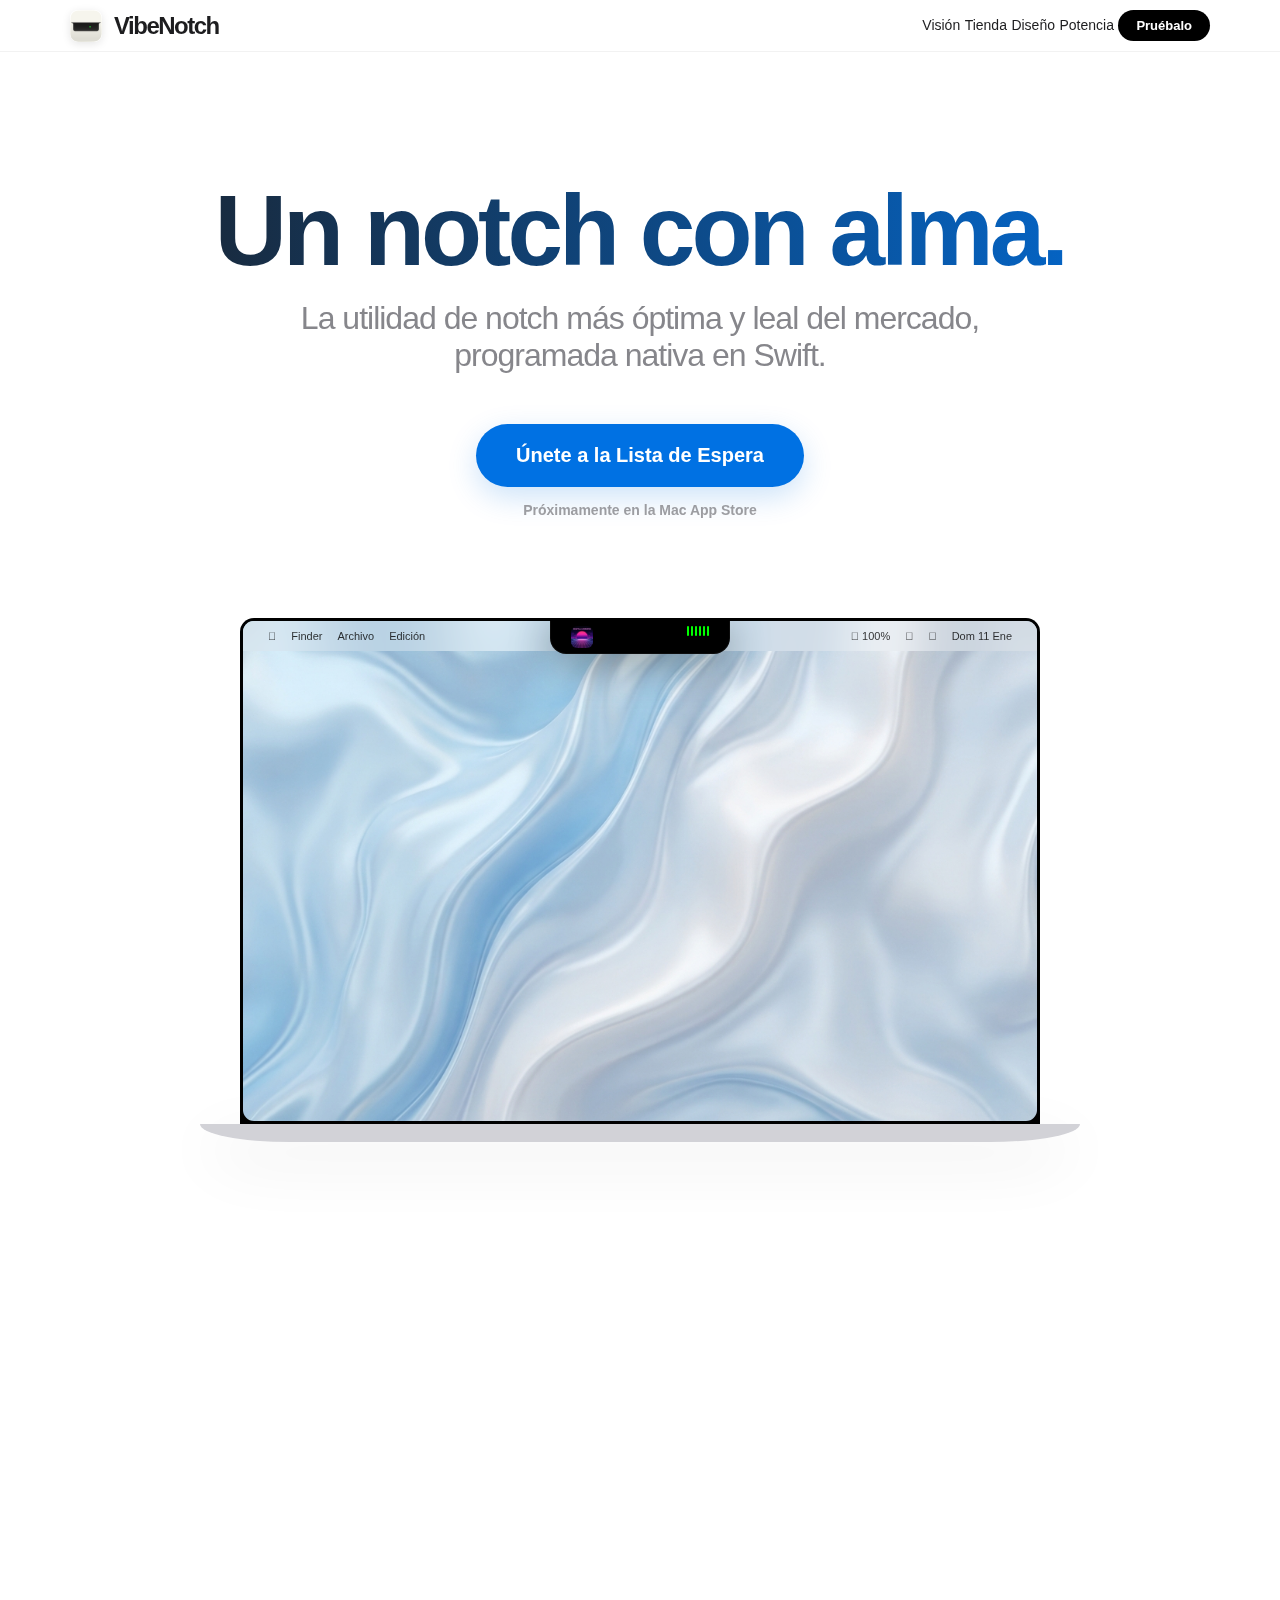
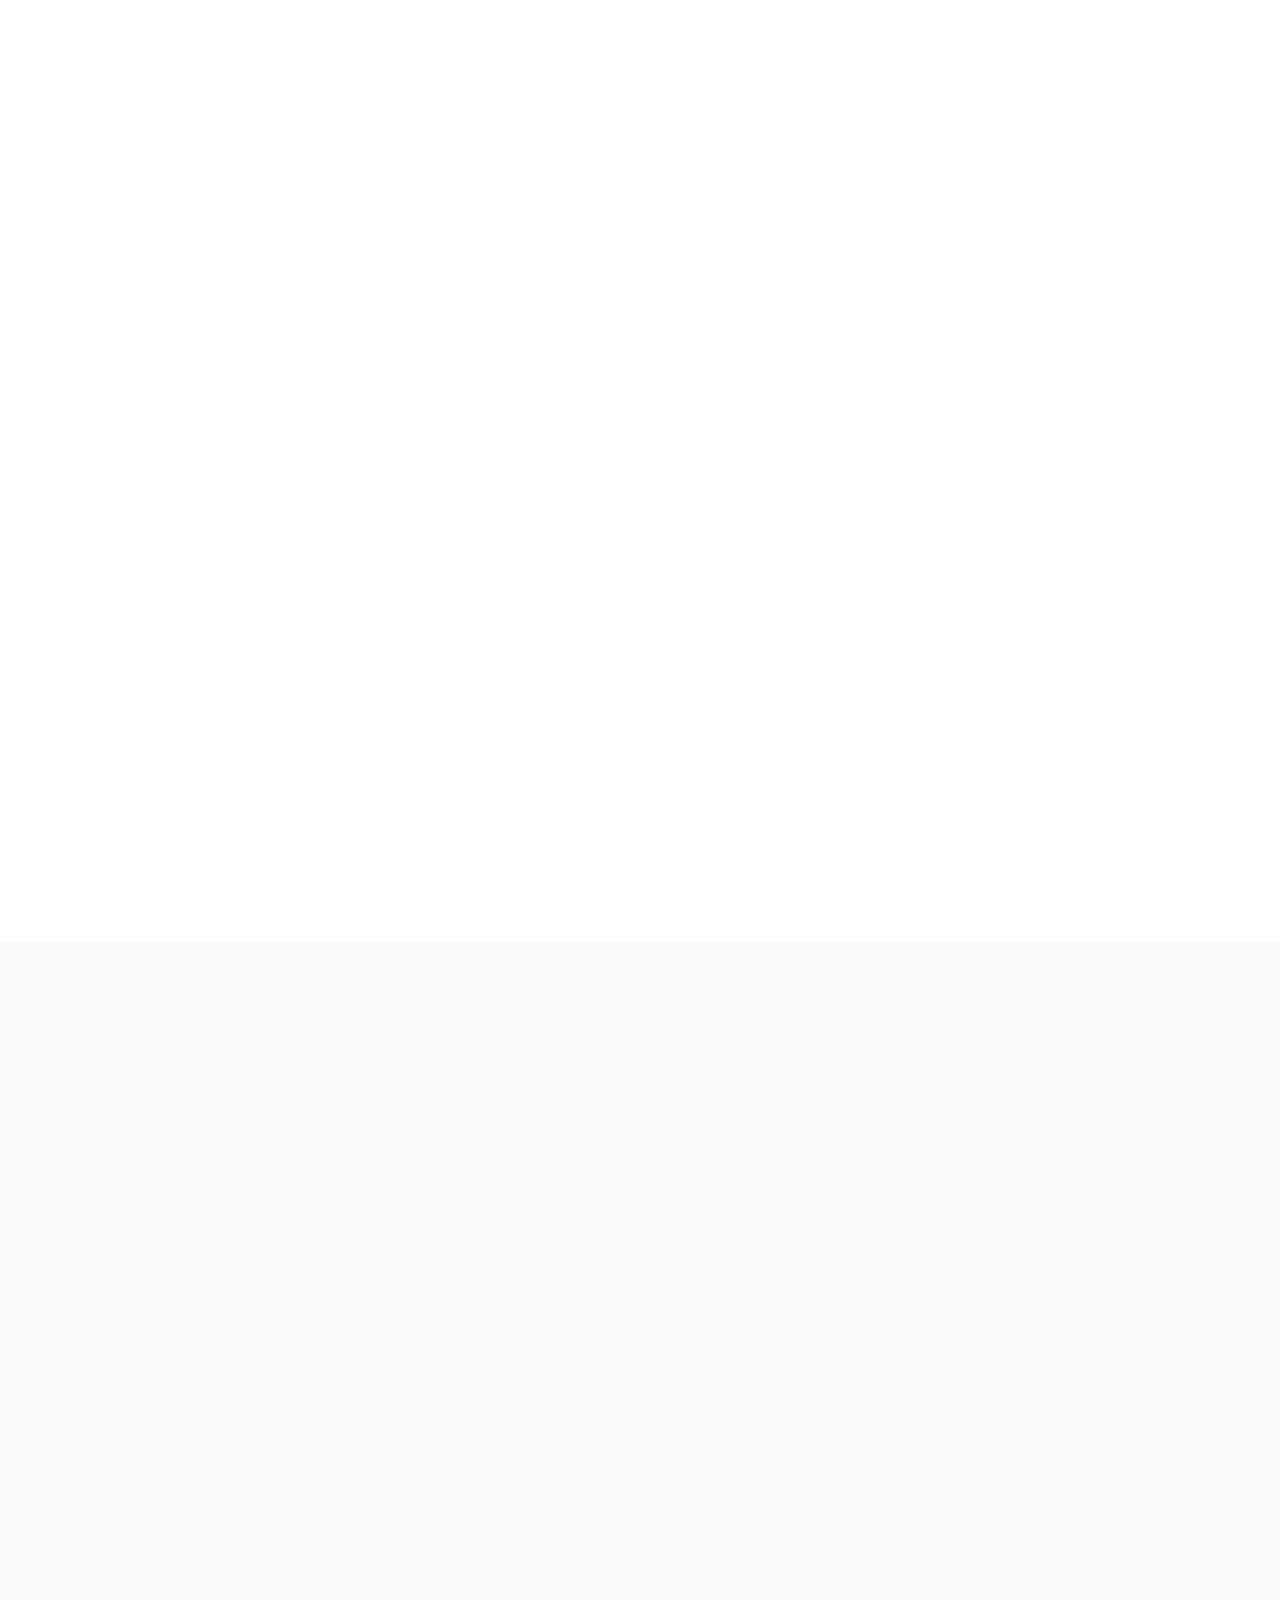
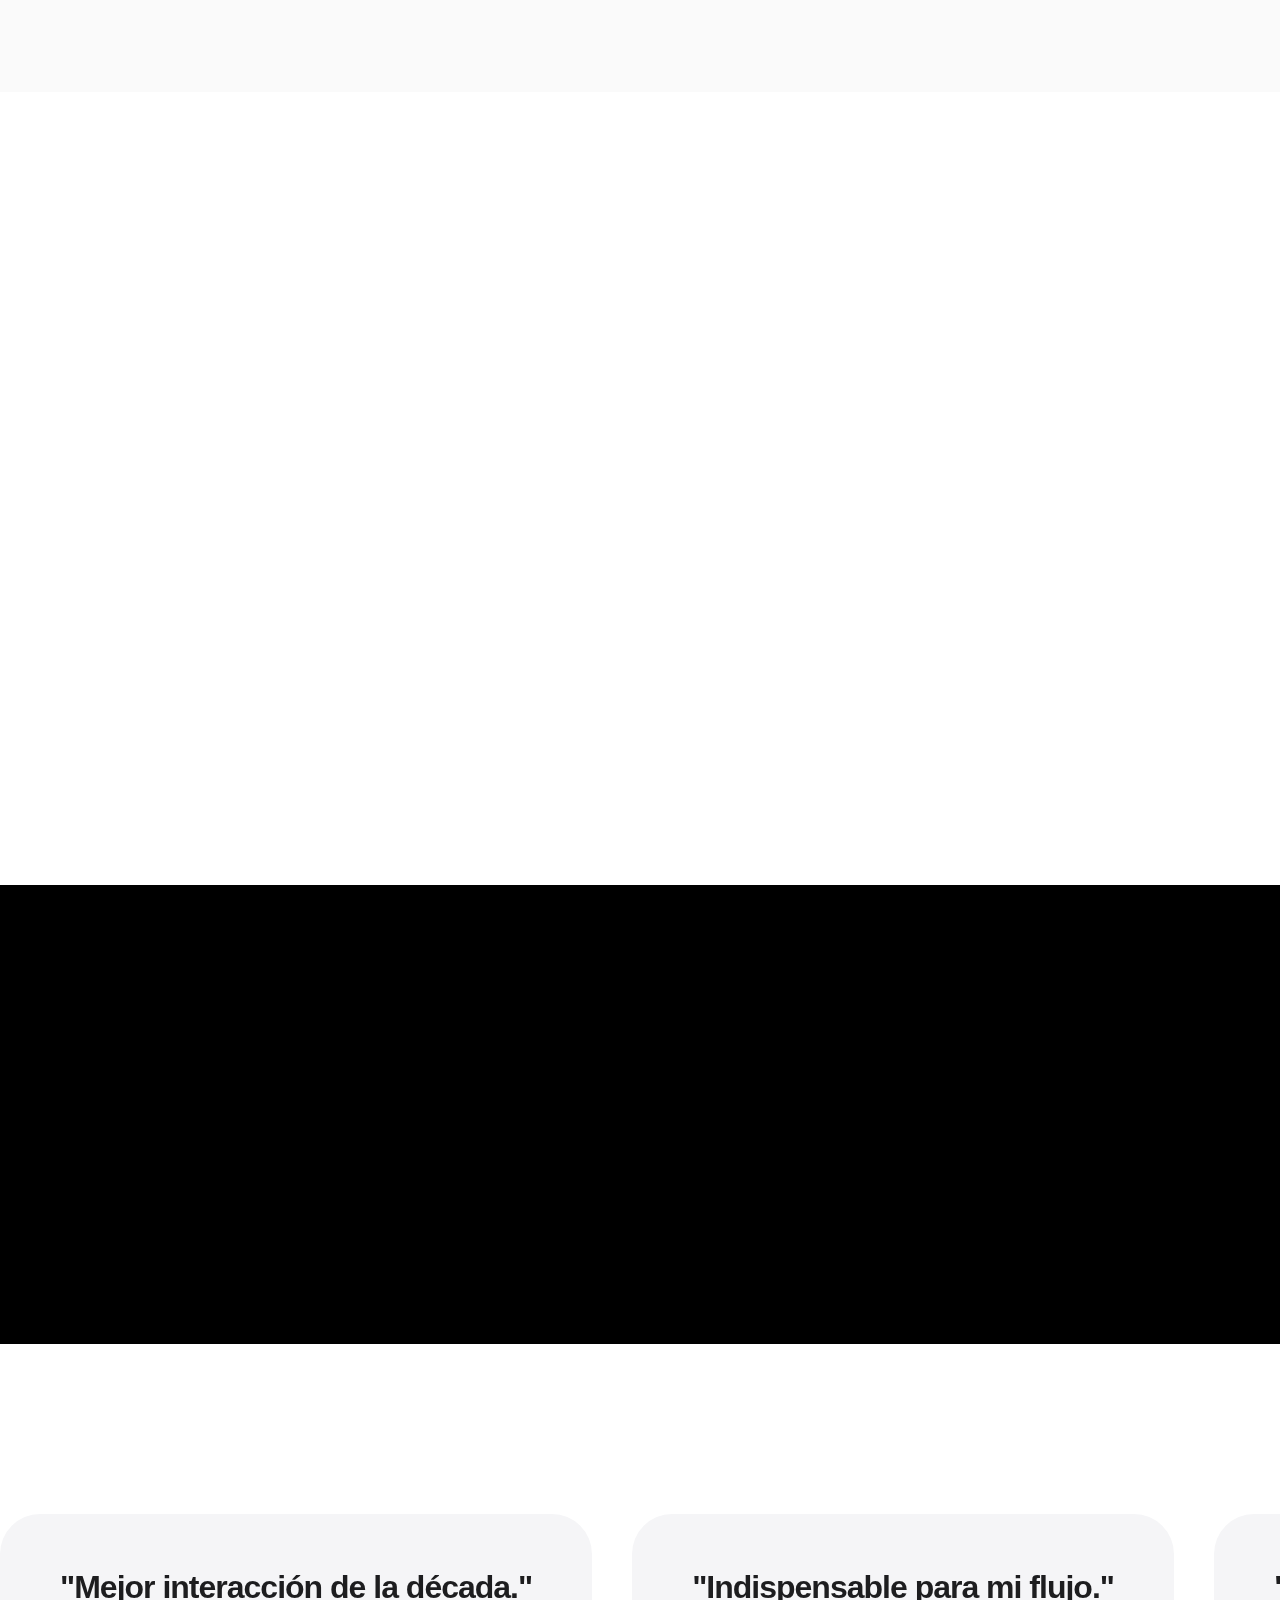
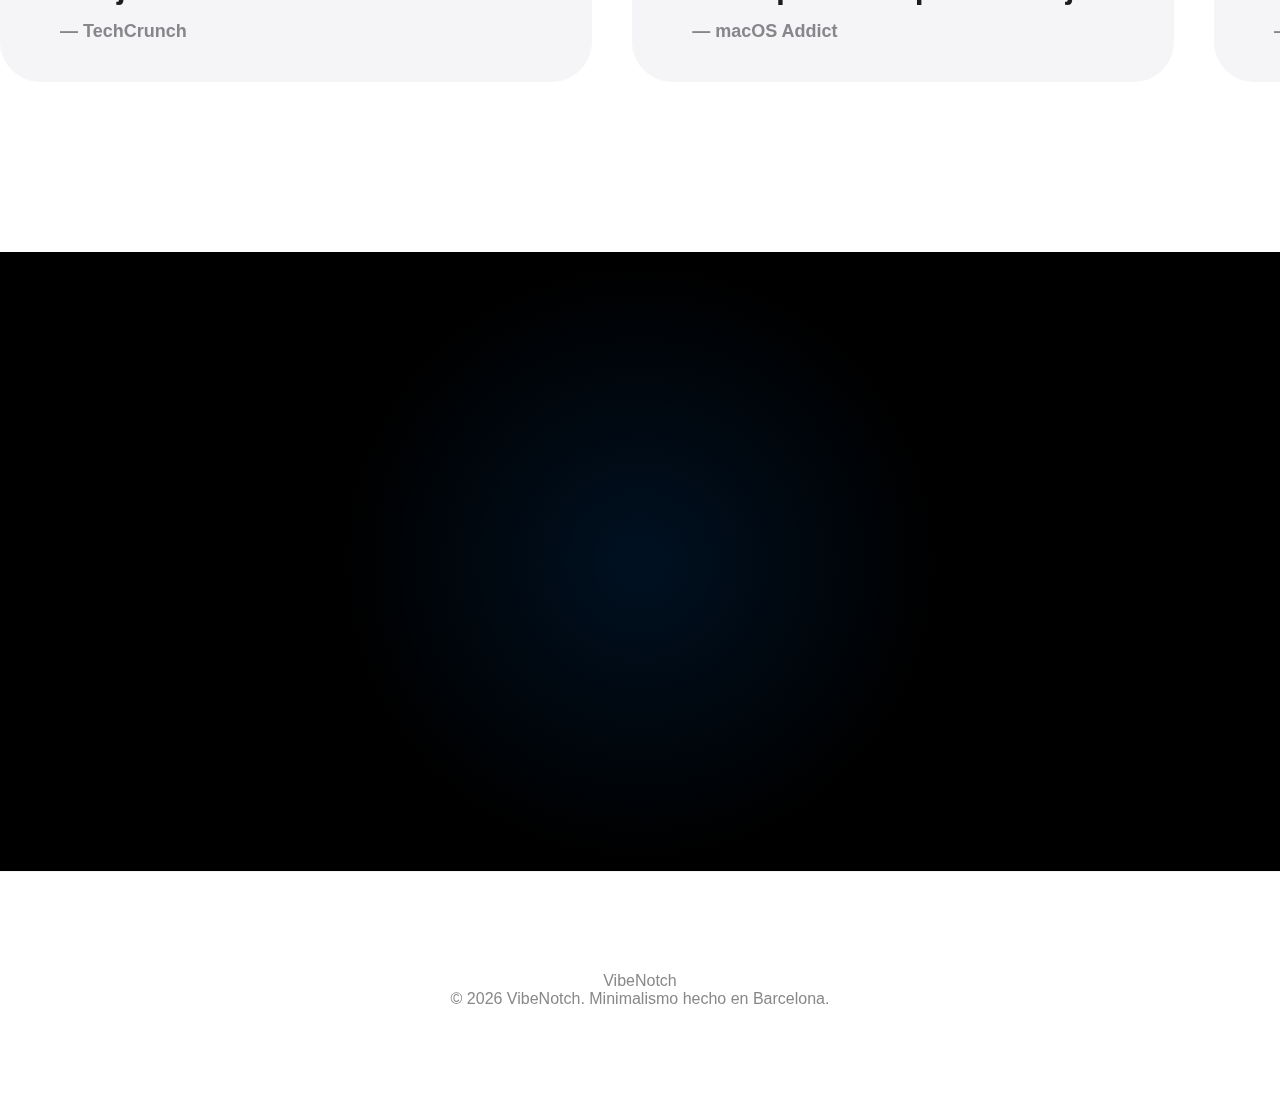
<file: index.html>
<!DOCTYPE html>
<html lang="es">

<head>
    <meta charset="UTF-8">
    <meta name="viewport" content="width=device-width, initial-scale=1.0">
    <title>VibeNotch | La Interacción Redefinida</title>
    <link rel="stylesheet" href="style.css">
</head>

<body>
    <nav>
        <div class="nav-content">
            <div class="logo-group">
                <img src="assets/vibenotch_icon.png" alt="VibeNotch Icon" class="nav-icon">
                <div class="logo">VibeNotch</div>
            </div>
            <div class="nav-links">
                <a href="#demo">Visión</a>
                <a href="#appstore">Tienda</a>
                <a href="#features">Diseño</a>
                <a href="#metrics">Potencia</a>
                <button class="btn-primary">Pruébalo</button>
            </div>
        </div>
    </nav>

    <header class="hero">
        <h1 class="reveal-scroll">Un notch con alma.</h1>
        <p class="reveal-scroll">La utilidad de notch más óptima y leal del mercado, programada nativa en Swift.</p>
        <div class="btn-group reveal-scroll"
            style="display: flex; flex-direction: column; align-items: center; gap: 15px;">
            <a href="#waitlist" class="btn-blue">Únete a la Lista de Espera</a>
            <span class="app-store-tag">Próximamente en la Mac App Store</span>
        </div>
    </header>

    <section id="demo" class="demo-section">
        <div class="macbook-air">
            <div class="screen-container">
                <div class="mac-screen">
                    <div class="fake-menubar">
                        <div class="left">
                            <span></span>
                            <span class="bold">Finder</span>
                            <span>Archivo</span>
                            <span>Edición</span>
                        </div>
                        <div class="right">
                            <span>󰂄 100%</span>
                            <span>󰖩</span>
                            <span>󰞯</span>
                            <span>Dom 11 Ene</span>
                        </div>
                    </div>

                    <div class="web-notch-hitbox"></div>
                    <div id="web-notch" class="web-notch">
                        <div class="island-compact">
                            <div class="compact-art"
                                style="background-image: url('assets/album_art.png'); background-size: cover;"></div>
                            <div class="compact-visualizer">
                                <span></span><span></span><span></span><span></span><span></span><span></span>
                            </div>
                        </div>

                        <div class="island-expanded">
                            <div class="exp-top-row">
                                <div class="battery-status">
                                    <span class="batt-icon">🔋</span>
                                    <span>46%</span>
                                </div>
                                <div class="top-right-icons">
                                    <span class="gear-icon">⚙️</span>
                                </div>
                            </div>

                            <div class="exp-mid-row">
                                <div class="main-album-art"
                                    style="background-image: url('assets/album_art.png'); background-size: cover; background-position: center;">
                                </div>
                                <div class="song-info-block">
                                    <div class="playback-status">
                                        <span class="apple-logo"></span>
                                        <span class="status-text">PAUSED</span>
                                    </div>
                                    <div class="song-title">Digital Horizon</div>
                                    <div class="artist-name">Antigravity Arts</div>
                                    <div class="progress-container">
                                        <div class="progress-bar">
                                            <div class="progress-knob"></div>
                                        </div>
                                        <div class="time-stamp">-2:40</div>
                                    </div>
                                </div>
                                <div class="main-controls">
                                    <span class="control-btn">⏮</span>
                                    <span class="control-btn play">▶</span>
                                    <span class="control-btn">⏭</span>
                                </div>
                            </div>
                            <!-- SE HAN ELIMINADO LOS BOTONES DE ABAJO -->
                        </div>
                    </div>
                    <!-- TEXTO ELIMINADO DE LA PANTALLA -->
                </div>
            </div>
            <div class="keyboard-base"></div>
        </div>
    </section>

    <section id="appstore" class="appstore-hero">
        <div class="appstore-container reveal-scroll">
            <div class="as-left">
                <img src="assets/vibenotch_icon.png" alt="Icon" class="as-big-icon">
            </div>
            <div class="as-right">
                <div class="as-meta">
                    <h1>VibeNotch</h1>
                    <h2>La muesca más inteligente.</h2>
                    <p class="as-dev">Aleix Carles</p>
                </div>
                <div class="as-actions">
                    <button class="as-btn-get">OBTENER</button>
                </div>
                <div class="as-badges">
                    <div class="as-badge">
                        <span class="b-val">4.9</span>
                        <span class="b-label">402 VALORACIONES</span>
                    </div>
                    <div class="as-badge">
                        <span class="b-val">4+</span>
                        <span class="b-label">EDAD</span>
                    </div>
                    <div class="as-badge">
                        <span class="b-val">#1</span>
                        <span class="b-label">UTILIDADES</span>
                    </div>
                </div>
            </div>
        </div>
    </section>

    <!-- FEATURE 1: SWIFT NATIVE -->
    <section class="mega-feature">
        <div class="feature-content reveal-scroll">
            <div class="feature-icon">
                <svg width="80" height="80" viewBox="0 0 24 24" fill="none" xmlns="http://www.w3.org/2000/svg">
                    <path
                        d="M21.985 14.978C19.818 20.143 13.987 23.037 8.51 21.318C5.7 20.372 3.442 18.407 2.107 15.869C4.96 17.952 8.627 18.846 12.106 18.278C14.86 17.816 17.429 16.457 19.354 14.416C18.131 14.933 16.829 15.253 15.497 15.362C11.889 15.689 8.276 14.428 5.623 11.921C5.217 11.534 4.839 11.119 4.492 10.679C4.492 10.679 8.907 13.647 13.66 12.092C15.24 11.576 16.659 10.65 17.785 9.405C14.925 10.972 11.433 11.113 8.445 9.775C6.628 8.962 5.056 7.68 3.889 6.07C8.413 9.849 15.02 10.377 20.076 7.375C20.076 7.375 20.359 7.195 20.77 6.893C21.014 7.906 21.132 8.953 21.117 10.003C21.092 11.679 20.713 13.351 19.985 14.878"
                        fill="#F05138" />
                </svg>
            </div>
            <span class="feature-tag">RENDIMIENTO</span>
            <h2>Nativo en Swift.</h2>
            <p>Programado desde cero en Swift para macOS, aprovechando cada gramo de potencia de Apple Silicon sin
                compromisos.</p>
        </div>
    </section>

    <!-- FEATURE 2: CREATED BY USERS -->
    <section class="mega-feature reversed">
        <div class="feature-content reveal-scroll">
            <div class="feature-icon heart-pulse">
                <span>❤️</span>
            </div>
            <span class="feature-tag">FILOSOFÍA</span>
            <h2>Creado por usuarios.</h2>
            <p>Un notch programado de un usuario de Mac para usuarios de Mac, donde la fluidez, utilidad, fidelidad y
                rendimiento son la única prioridad.</p>
        </div>
    </section>

    <!-- FEATURE 3: COMPATIBILITY -->
    <section class="mega-feature">
        <div class="feature-content reveal-scroll">
            <span class="feature-tag">COMPATIBILIDAD</span>
            <h2>Funciona en tu Mac.</h2>
            <p>Compatible con todos los MacBooks con notch y los modelos anteriores gracias al modo píldora flotante.
            </p>
            <div class="pill-demo">
                <div class="pill-notch-v2">
                    <div class="pill-music-icon">
                        <span>♪</span>
                    </div>
                    <div class="pill-visualizer">
                        <span></span><span></span><span></span><span></span><span></span><span></span><span></span><span></span>
                    </div>
                </div>
                <span class="pill-label">Modo Píldora para Macs sin notch</span>
            </div>
        </div>
    </section>

    <section id="metrics" class="metrics">
        <div class="metrics-horizontal">
            <div class="metric-item-h reveal-h-1">
                <span class="h-label">RAM</span>
                <h3 class="h-value">
                    < 35MB</h3>
                        <p>Uso mínimo de memoria.</p>
            </div>
            <div class="metric-item-h reveal-h-2">
                <span class="h-label">CPU</span>
                <h3 class="h-value">0%</h3>
                <p>Consumo cero en reposo.</p>
            </div>
            <div class="metric-item-h reveal-h-3">
                <span class="h-label">ENGINE</span>
                <h3 class="h-value">120</h3>
                <p>FPS constantes en ProMotion.</p>
            </div>
        </div>
    </section>

    <!-- REVIEWS MARQUEE -->
    <section class="reviews-section">
        <div class="marquee">
            <div class="marquee-content">
                <div class="review-pill">
                    <div class="stars-container" data-stars="5"></div>
                    <p>"Mejor interacción de la década."</p>
                    <span class="author">— TechCrunch</span>
                </div>
                <div class="review-pill">
                    <div class="stars-container" data-stars="5"></div>
                    <p>"Indispensable para mi flujo."</p>
                    <span class="author">— macOS Addict</span>
                </div>
                <div class="review-pill">
                    <div class="stars-container" data-stars="5"></div>
                    <p>"Apple debería comprar esto."</p>
                    <span class="author">— Verge</span>
                </div>
                <div class="review-pill">
                    <div class="stars-container" data-stars="5"></div>
                    <p>"Limpio, rápido y precioso."</p>
                    <span class="author">— Dribbble Community</span>
                </div>
                <!-- Duplicate for seamless scroll -->
                <div class="review-pill">
                    <div class="stars-container" data-stars="5"></div>
                    <p>"Mejor interacción de la década."</p>
                    <span class="author">— TechCrunch</span>
                </div>
                <div class="review-pill">
                    <div class="stars-container" data-stars="5"></div>
                    <p>"Indispensable para mi flujo."</p>
                    <span class="author">— macOS Addict</span>
                </div>
            </div>
        </div>
    </section>

    <section id="waitlist" class="waitlist-section">
        <div class="waitlist-container reveal-scroll">
            <h2>Apúntate al futuro.</h2>
            <p>Únete a más de 5,000 usuarios esperando la beta pública.</p>
            <form class="waitlist-form" id="waitlistForm">
                <input type="email" placeholder="Tu email profesional" required>
                <button type="submit" class="btn-waitlist">Prioridad Beta</button>
            </form>
            <div id="successMsg" class="success-message">¡Bienvenido a bordo!</div>
            <a href="https://instagram.com/aleixxet" target="_blank" class="instagram-link">
                <span class="ig-icon">📸</span> Sígueme en Instagram para estar al día · @aleixxet
            </a>
        </div>
    </section>

    <footer>
        <div class="footer-logo">VibeNotch</div>
        <p class="copyright">© 2026 VibeNotch. Minimalismo hecho en Barcelona.</p>
    </footer>

    <script src="script.js"></script>
</body>

</html>
</file>
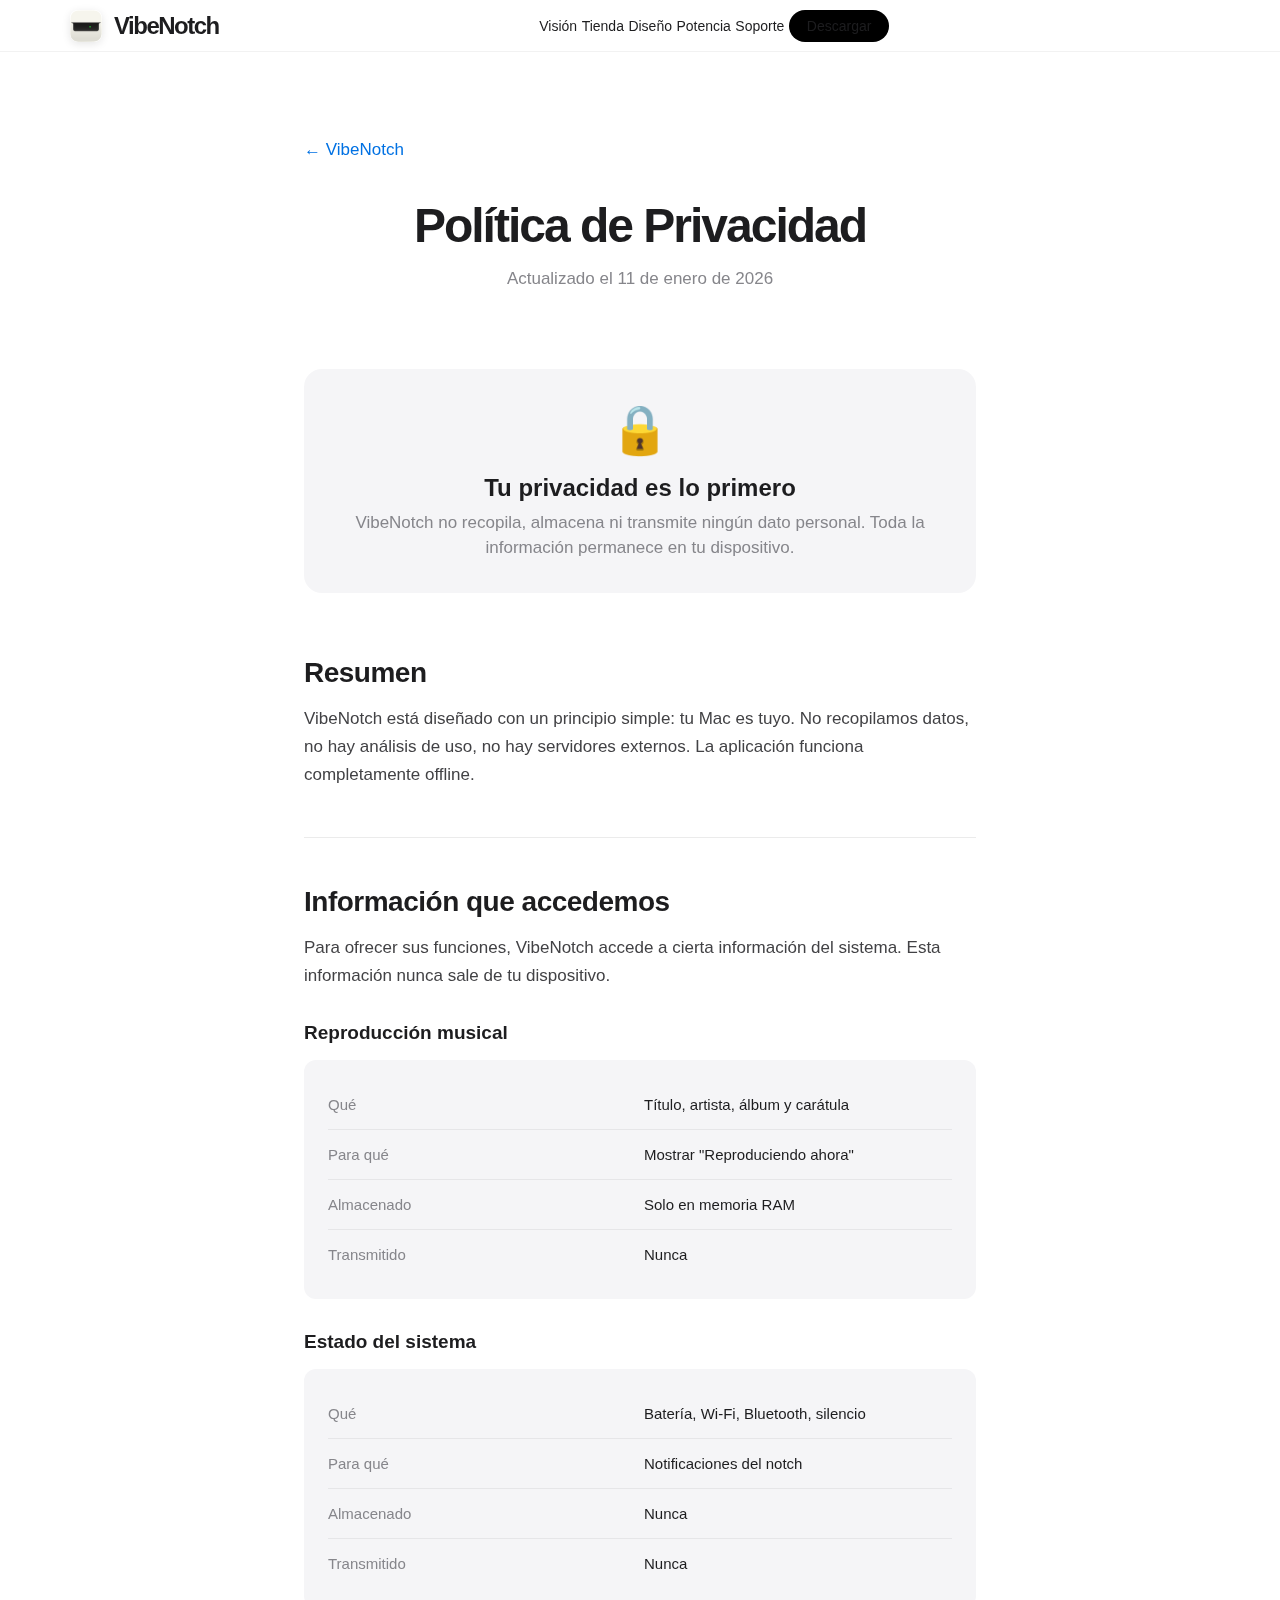
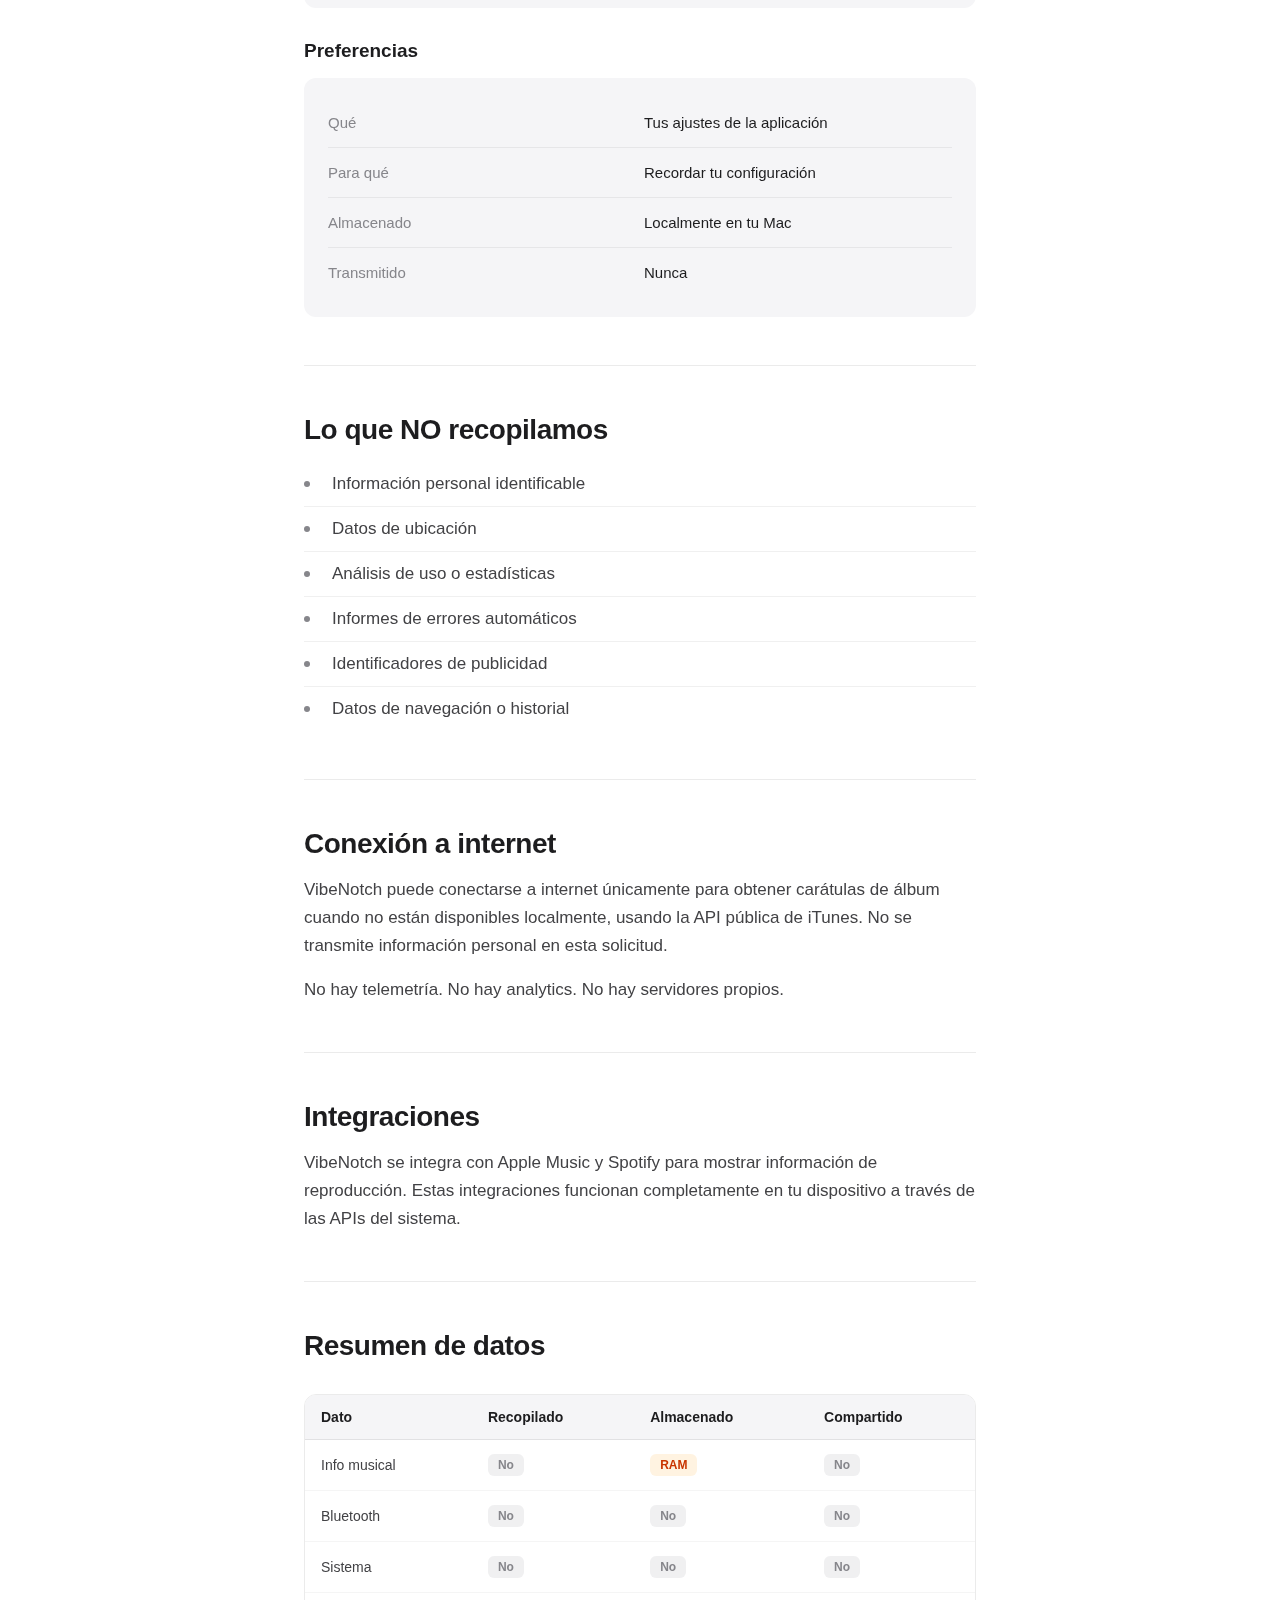
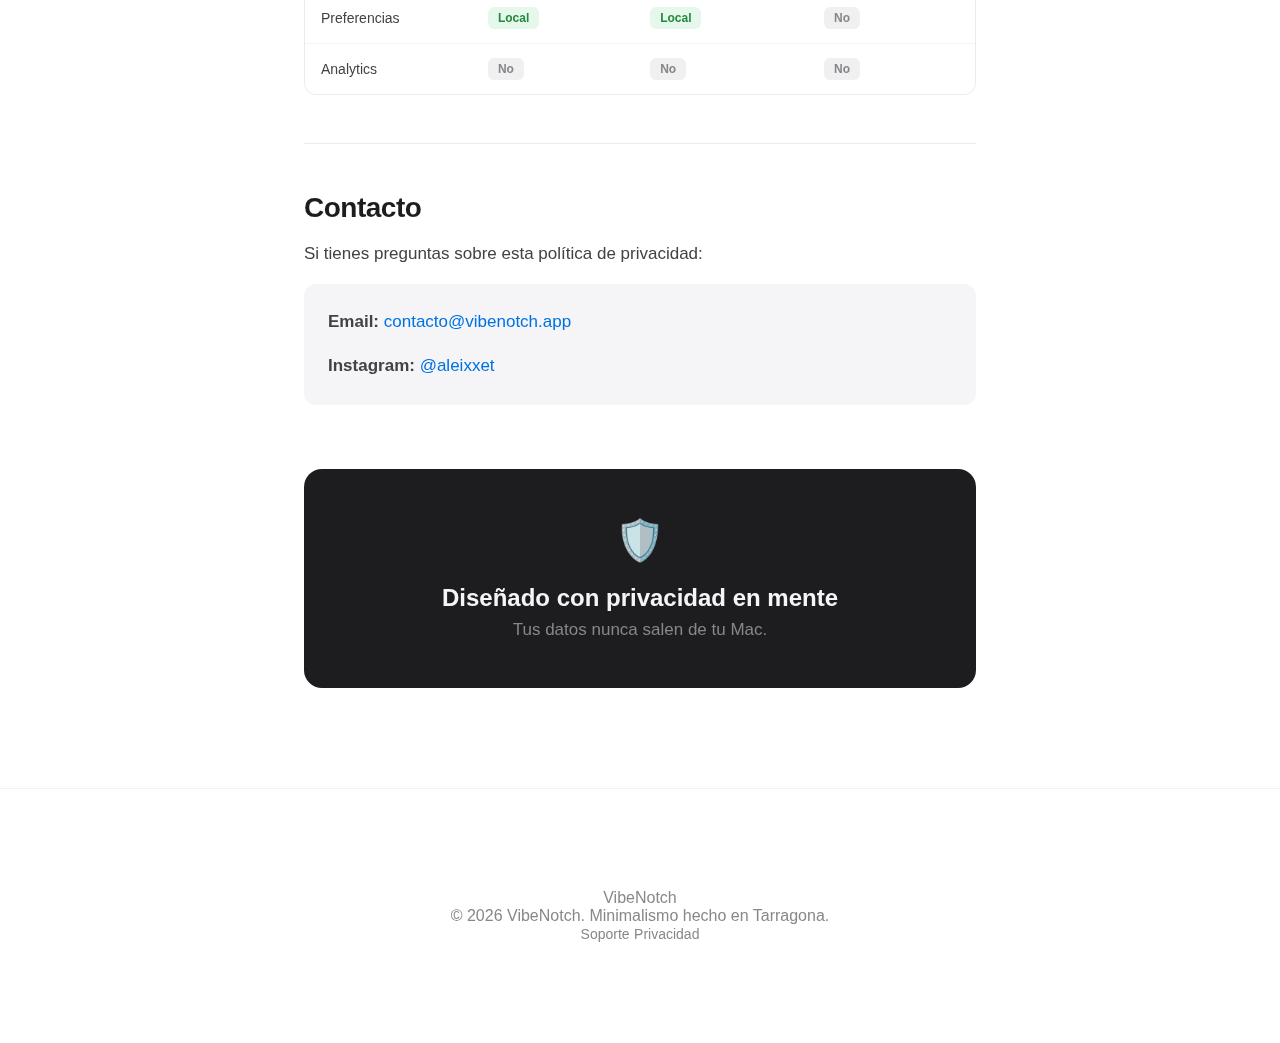
<file: privacy.html>
<!DOCTYPE html>
<html lang="es">

<head>
    <meta charset="UTF-8">
    <meta name="viewport" content="width=device-width, initial-scale=1.0">
    <title>Política de Privacidad | VibeNotch</title>
    <meta name="description"
        content="Política de Privacidad de VibeNotch. Tu privacidad es nuestra prioridad. Tus datos nunca salen de tu Mac.">
    <link rel="stylesheet" href="style.css">
    <style>
        /* Apple-style Legal Page */
        .privacy-page {
            padding: 140px 24px 100px;
            max-width: 720px;
            margin: 0 auto;
            min-height: 100vh;
            background: #fff;
        }

        .privacy-hero {
            margin-bottom: 80px;
            text-align: center;
        }

        .privacy-hero h1 {
            font-size: 48px;
            font-weight: 700;
            letter-spacing: -2px;
            color: #1d1d1f;
            margin-bottom: 16px;
            line-height: 1.1;
        }

        .privacy-hero .last-updated {
            color: #86868b;
            font-size: 17px;
            font-weight: 400;
        }

        /* Summary Card */
        .privacy-summary {
            background: #f5f5f7;
            border-radius: 18px;
            padding: 32px;
            margin-bottom: 64px;
            text-align: center;
        }

        .privacy-summary .icon {
            font-size: 48px;
            margin-bottom: 16px;
        }

        .privacy-summary h2 {
            font-size: 24px;
            font-weight: 600;
            color: #1d1d1f;
            margin-bottom: 8px;
        }

        .privacy-summary p {
            font-size: 17px;
            color: #86868b;
            line-height: 1.5;
            margin: 0;
        }

        /* Section Styles */
        .privacy-section {
            margin-bottom: 48px;
        }

        .privacy-section h2 {
            font-size: 28px;
            font-weight: 600;
            letter-spacing: -0.5px;
            margin-bottom: 16px;
            color: #1d1d1f;
        }

        .privacy-section h3 {
            font-size: 19px;
            font-weight: 600;
            margin-top: 32px;
            margin-bottom: 12px;
            color: #1d1d1f;
        }

        .privacy-section p {
            font-size: 17px;
            line-height: 1.65;
            color: #424245;
            margin-bottom: 16px;
        }

        .privacy-section p:last-child {
            margin-bottom: 0;
        }

        /* Data Row */
        .data-row {
            display: grid;
            grid-template-columns: 1fr 1fr;
            gap: 8px;
            padding: 16px 0;
            border-bottom: 1px solid rgba(0, 0, 0, 0.06);
        }

        .data-row:last-child {
            border-bottom: none;
        }

        .data-label {
            font-size: 15px;
            color: #86868b;
            font-weight: 500;
        }

        .data-value {
            font-size: 15px;
            color: #1d1d1f;
            font-weight: 500;
        }

        /* Info Block */
        .info-block {
            background: #f5f5f7;
            border-radius: 12px;
            padding: 20px 24px;
            margin: 16px 0;
        }

        .info-block p {
            margin: 0;
            font-size: 15px;
            line-height: 1.5;
        }

        .info-block p+p {
            margin-top: 8px;
        }

        /* List Styles */
        .privacy-section ul {
            list-style: none;
            padding: 0;
            margin: 16px 0;
        }

        .privacy-section ul li {
            position: relative;
            padding: 12px 0 12px 28px;
            font-size: 17px;
            color: #424245;
            border-bottom: 1px solid rgba(0, 0, 0, 0.06);
        }

        .privacy-section ul li:last-child {
            border-bottom: none;
        }

        .privacy-section ul li::before {
            content: '';
            position: absolute;
            left: 0;
            top: 50%;
            transform: translateY(-50%);
            width: 6px;
            height: 6px;
            background: #0071e3;
            border-radius: 50%;
        }

        .privacy-section ul.no-collect li::before {
            background: #86868b;
        }

        /* Divider */
        .divider {
            height: 1px;
            background: rgba(0, 0, 0, 0.08);
            margin: 48px 0;
        }

        /* Table */
        .data-table-wrapper {
            overflow-x: auto;
            margin: 32px 0;
            border-radius: 12px;
            border: 1px solid rgba(0, 0, 0, 0.08);
        }

        .data-table {
            width: 100%;
            border-collapse: collapse;
            font-size: 14px;
        }

        .data-table th {
            background: #f5f5f7;
            padding: 14px 16px;
            text-align: left;
            font-weight: 600;
            color: #1d1d1f;
            border-bottom: 1px solid rgba(0, 0, 0, 0.08);
        }

        .data-table td {
            padding: 14px 16px;
            color: #424245;
            border-bottom: 1px solid rgba(0, 0, 0, 0.04);
        }

        .data-table tr:last-child td {
            border-bottom: none;
        }

        .badge {
            display: inline-flex;
            align-items: center;
            gap: 4px;
            padding: 4px 10px;
            border-radius: 6px;
            font-size: 12px;
            font-weight: 600;
        }

        .badge-no {
            background: rgba(134, 134, 139, 0.12);
            color: #86868b;
        }

        .badge-yes {
            background: rgba(52, 199, 89, 0.12);
            color: #248a3d;
        }

        .badge-temp {
            background: rgba(255, 159, 10, 0.12);
            color: #c93400;
        }

        /* Back Link */
        .back-link {
            display: inline-flex;
            align-items: center;
            gap: 6px;
            color: #0071e3;
            text-decoration: none;
            font-size: 17px;
            font-weight: 400;
            margin-bottom: 40px;
            transition: gap 0.2s ease;
        }

        .back-link:hover {
            gap: 10px;
        }

        /* Contact */
        .contact-block {
            background: #f5f5f7;
            border-radius: 12px;
            padding: 24px;
            margin-top: 16px;
        }

        .contact-block a {
            color: #0071e3;
            text-decoration: none;
        }

        .contact-block a:hover {
            text-decoration: underline;
        }

        /* Final Statement */
        .final-statement {
            background: #1d1d1f;
            border-radius: 18px;
            padding: 48px 32px;
            text-align: center;
            margin-top: 64px;
        }

        .final-statement .icon {
            font-size: 40px;
            margin-bottom: 20px;
        }

        .final-statement h3 {
            font-size: 24px;
            font-weight: 600;
            color: #f5f5f7;
            margin-bottom: 8px;
        }

        .final-statement p {
            font-size: 17px;
            color: #86868b;
            margin: 0;
        }

        /* Mobile */
        @media (max-width: 768px) {
            .privacy-page {
                padding: 110px 20px 60px;
            }

            .privacy-hero h1 {
                font-size: 34px;
            }

            .privacy-section h2 {
                font-size: 24px;
            }

            .privacy-section p,
            .privacy-section ul li {
                font-size: 16px;
            }

            .data-row {
                grid-template-columns: 1fr;
                gap: 4px;
            }

            .final-statement {
                padding: 32px 24px;
            }
        }
    </style>
</head>

<body>
    <nav>
        <div class="nav-content">
            <div class="logo-group">
                <img src="assets/VibeNotch icon-iOS-Default-1024x1024@1x.png" alt="VibeNotch Icon" class="nav-icon">
                <a href="index.html" class="logo" style="text-decoration: none; color: inherit;">VibeNotch</a>
            </div>
            <div class="nav-links">
                <a href="index.html#vision">Visión</a>
                <a href="index.html#appstore">Tienda</a>
                <a href="index.html#design">Diseño</a>
                <a href="index.html#metrics">Potencia</a>
                <a href="support.html">Soporte</a>
                <a href="index.html#appstore" class="btn-primary" style="text-decoration: none;">Descargar</a>
            </div>
            <div class="menu-toggle" id="mobile-menu-btn">
                <span></span>
                <span></span>
            </div>
        </div>
    </nav>

    <main class="privacy-page">
        <a href="index.html" class="back-link">← VibeNotch</a>

        <div class="privacy-hero">
            <h1>Política de Privacidad</h1>
            <p class="last-updated">Actualizado el 11 de enero de 2026</p>
        </div>

        <div class="privacy-summary">
            <div class="icon">🔒</div>
            <h2>Tu privacidad es lo primero</h2>
            <p>VibeNotch no recopila, almacena ni transmite ningún dato personal. Toda la información permanece en tu
                dispositivo.</p>
        </div>

        <section class="privacy-section">
            <h2>Resumen</h2>
            <p>VibeNotch está diseñado con un principio simple: tu Mac es tuyo. No recopilamos datos, no hay análisis de
                uso, no hay servidores externos. La aplicación funciona completamente offline.</p>
        </section>

        <div class="divider"></div>

        <section class="privacy-section">
            <h2>Información que accedemos</h2>
            <p>Para ofrecer sus funciones, VibeNotch accede a cierta información del sistema. Esta información nunca
                sale de tu dispositivo.</p>

            <h3>Reproducción musical</h3>
            <div class="info-block">
                <div class="data-row">
                    <span class="data-label">Qué</span>
                    <span class="data-value">Título, artista, álbum y carátula</span>
                </div>
                <div class="data-row">
                    <span class="data-label">Para qué</span>
                    <span class="data-value">Mostrar "Reproduciendo ahora"</span>
                </div>
                <div class="data-row">
                    <span class="data-label">Almacenado</span>
                    <span class="data-value">Solo en memoria RAM</span>
                </div>
                <div class="data-row">
                    <span class="data-label">Transmitido</span>
                    <span class="data-value">Nunca</span>
                </div>
            </div>

            <h3>Estado del sistema</h3>
            <div class="info-block">
                <div class="data-row">
                    <span class="data-label">Qué</span>
                    <span class="data-value">Batería, Wi-Fi, Bluetooth, silencio</span>
                </div>
                <div class="data-row">
                    <span class="data-label">Para qué</span>
                    <span class="data-value">Notificaciones del notch</span>
                </div>
                <div class="data-row">
                    <span class="data-label">Almacenado</span>
                    <span class="data-value">Nunca</span>
                </div>
                <div class="data-row">
                    <span class="data-label">Transmitido</span>
                    <span class="data-value">Nunca</span>
                </div>
            </div>

            <h3>Preferencias</h3>
            <div class="info-block">
                <div class="data-row">
                    <span class="data-label">Qué</span>
                    <span class="data-value">Tus ajustes de la aplicación</span>
                </div>
                <div class="data-row">
                    <span class="data-label">Para qué</span>
                    <span class="data-value">Recordar tu configuración</span>
                </div>
                <div class="data-row">
                    <span class="data-label">Almacenado</span>
                    <span class="data-value">Localmente en tu Mac</span>
                </div>
                <div class="data-row">
                    <span class="data-label">Transmitido</span>
                    <span class="data-value">Nunca</span>
                </div>
            </div>
        </section>

        <div class="divider"></div>

        <section class="privacy-section">
            <h2>Lo que NO recopilamos</h2>
            <ul class="no-collect">
                <li>Información personal identificable</li>
                <li>Datos de ubicación</li>
                <li>Análisis de uso o estadísticas</li>
                <li>Informes de errores automáticos</li>
                <li>Identificadores de publicidad</li>
                <li>Datos de navegación o historial</li>
            </ul>
        </section>

        <div class="divider"></div>

        <section class="privacy-section">
            <h2>Conexión a internet</h2>
            <p>VibeNotch puede conectarse a internet únicamente para obtener carátulas de álbum cuando no están
                disponibles localmente, usando la API pública de iTunes. No se transmite información personal en esta
                solicitud.</p>
            <p>No hay telemetría. No hay analytics. No hay servidores propios.</p>
        </section>

        <div class="divider"></div>

        <section class="privacy-section">
            <h2>Integraciones</h2>
            <p>VibeNotch se integra con Apple Music y Spotify para mostrar información de reproducción. Estas
                integraciones funcionan completamente en tu dispositivo a través de las APIs del sistema.</p>
        </section>

        <div class="divider"></div>

        <section class="privacy-section">
            <h2>Resumen de datos</h2>
            <div class="data-table-wrapper">
                <table class="data-table">
                    <thead>
                        <tr>
                            <th>Dato</th>
                            <th>Recopilado</th>
                            <th>Almacenado</th>
                            <th>Compartido</th>
                        </tr>
                    </thead>
                    <tbody>
                        <tr>
                            <td>Info musical</td>
                            <td><span class="badge badge-no">No</span></td>
                            <td><span class="badge badge-temp">RAM</span></td>
                            <td><span class="badge badge-no">No</span></td>
                        </tr>
                        <tr>
                            <td>Bluetooth</td>
                            <td><span class="badge badge-no">No</span></td>
                            <td><span class="badge badge-no">No</span></td>
                            <td><span class="badge badge-no">No</span></td>
                        </tr>
                        <tr>
                            <td>Sistema</td>
                            <td><span class="badge badge-no">No</span></td>
                            <td><span class="badge badge-no">No</span></td>
                            <td><span class="badge badge-no">No</span></td>
                        </tr>
                        <tr>
                            <td>Preferencias</td>
                            <td><span class="badge badge-yes">Local</span></td>
                            <td><span class="badge badge-yes">Local</span></td>
                            <td><span class="badge badge-no">No</span></td>
                        </tr>
                        <tr>
                            <td>Analytics</td>
                            <td><span class="badge badge-no">No</span></td>
                            <td><span class="badge badge-no">No</span></td>
                            <td><span class="badge badge-no">No</span></td>
                        </tr>
                    </tbody>
                </table>
            </div>
        </section>

        <div class="divider"></div>

        <section class="privacy-section">
            <h2>Contacto</h2>
            <p>Si tienes preguntas sobre esta política de privacidad:</p>
            <div class="contact-block">
                <p><strong>Email:</strong> <a href="mailto:contacto@vibenotch.app">contacto@vibenotch.app</a></p>
                <p><strong>Instagram:</strong> <a href="https://instagram.com/aleixxet" target="_blank">@aleixxet</a>
                </p>
            </div>
        </section>

        <div class="final-statement">
            <div class="icon">🛡️</div>
            <h3>Diseñado con privacidad en mente</h3>
            <p>Tus datos nunca salen de tu Mac.</p>
        </div>
    </main>

    <footer class="footer">
        <div class="footer-logo">VibeNotch</div>
        <p class="copyright">© 2026 VibeNotch. Minimalismo hecho en Tarragona.</p>
        <div class="footer-legal">
            <a href="support.html" style="color: #888; text-decoration: none; font-size: 14px;">Soporte</a>
            <a href="privacy.html" style="color: #888; text-decoration: none; font-size: 14px;">Privacidad</a>
        </div>
    </footer>
    <script>
        const menuBtn = document.getElementById('mobile-menu-btn');
        const navLinks = document.querySelector('.nav-links');

        if (menuBtn && navLinks) {
            menuBtn.addEventListener('click', () => {
                menuBtn.classList.toggle('active');
                navLinks.classList.toggle('active');
                document.body.style.overflow = navLinks.classList.contains('active') ? 'hidden' : '';
            });

            navLinks.querySelectorAll('a').forEach(link => {
                link.addEventListener('click', () => {
                    menuBtn.classList.remove('active');
                    navLinks.classList.remove('active');
                    document.body.style.overflow = '';
                });
            });
        }
    </script>
</body>

</html>
</file>
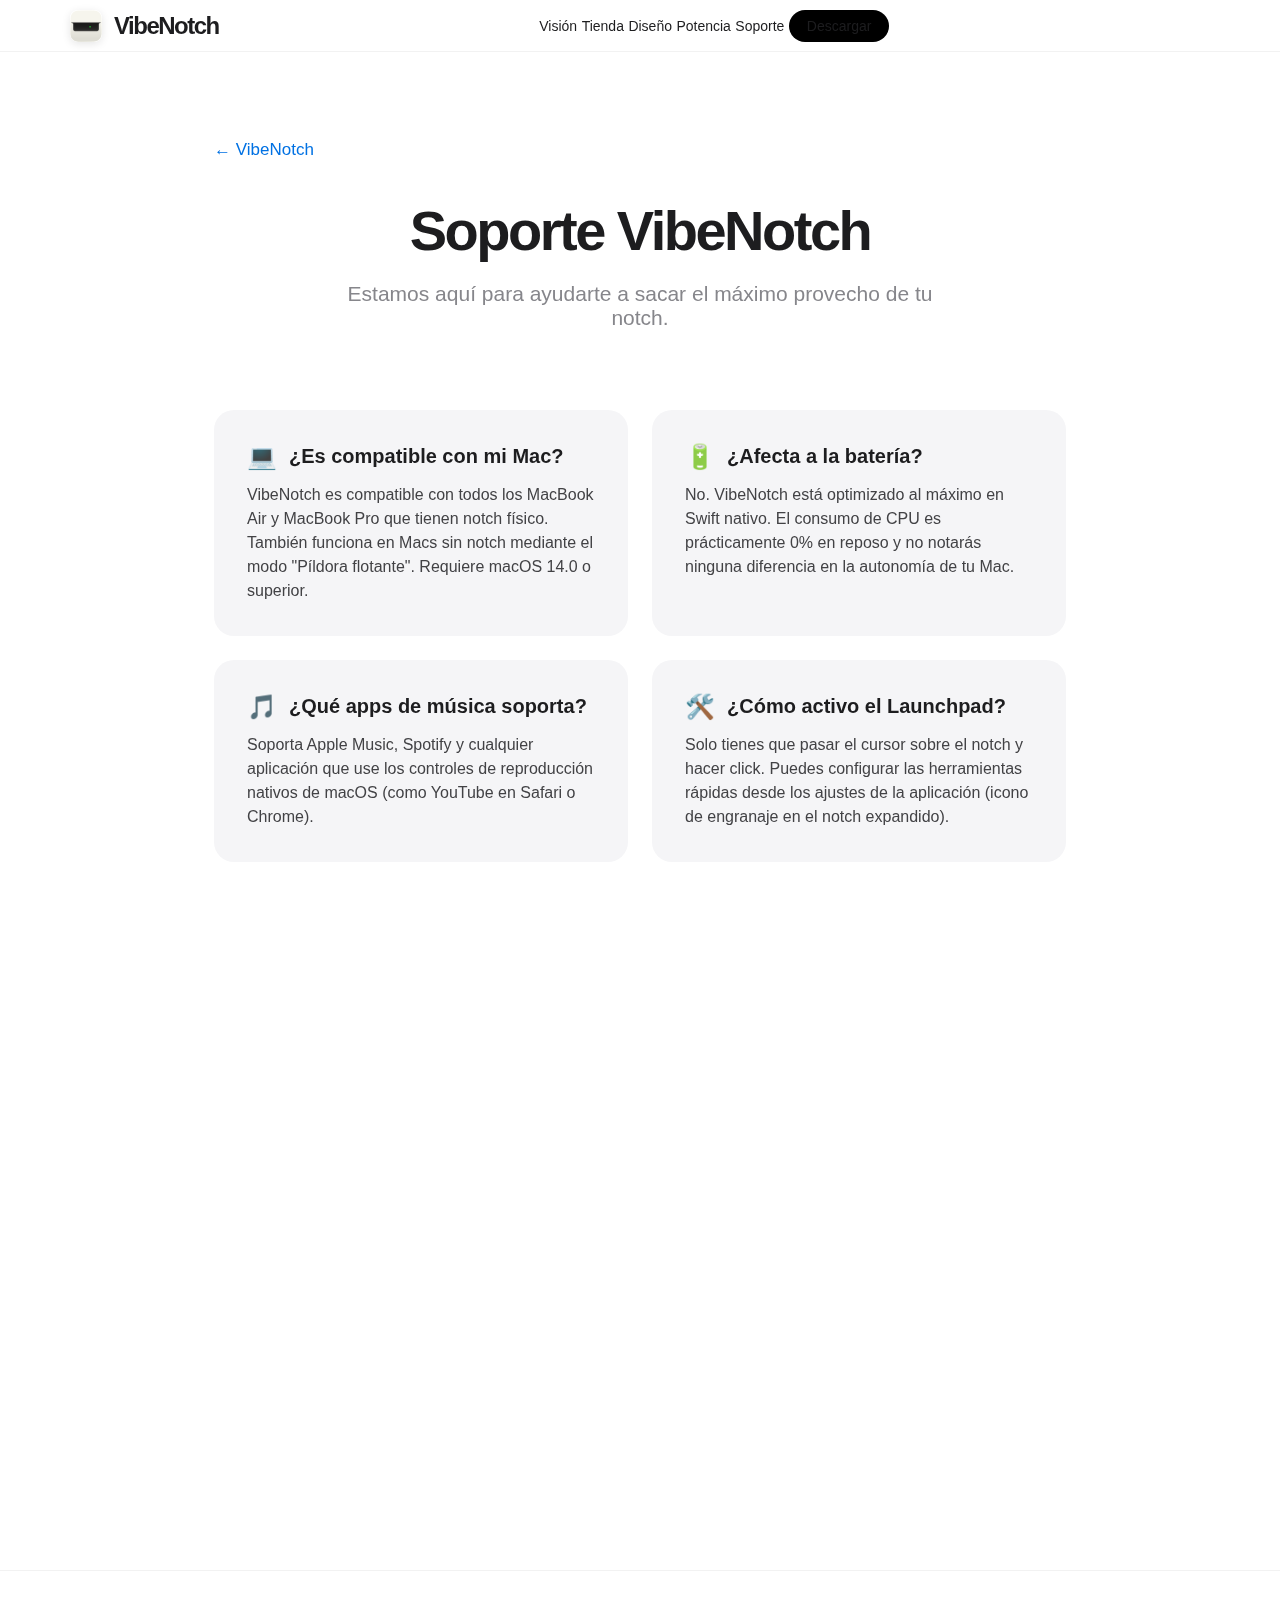
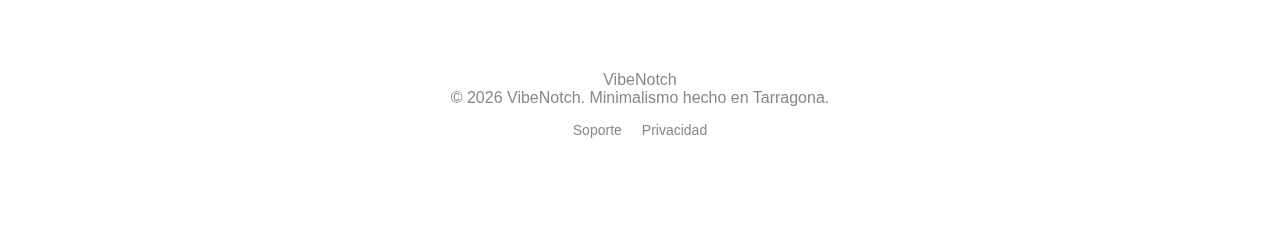
<file: support.html>
<!DOCTYPE html>
<html lang="es">

<head>
    <meta charset="UTF-8">
    <meta name="viewport" content="width=device-width, initial-scale=1.0">
    <title>Soporte | VibeNotch</title>
    <meta name="description"
        content="Centro de soporte de VibeNotch. Encuentra respuestas a tus preguntas y contacta con nosotros.">
    <link rel="stylesheet" href="style.css">
    <style>
        /* Apple-style Support Page */
        .support-page {
            padding: 140px 24px 100px;
            max-width: 900px;
            margin: 0 auto;
            min-height: 100vh;
            background: #fff;
        }

        .support-hero {
            margin-bottom: 80px;
            text-align: center;
        }

        .support-hero h1 {
            font-size: 56px;
            font-weight: 700;
            letter-spacing: -2.5px;
            color: #1d1d1f;
            margin-bottom: 20px;
            line-height: 1.1;
        }

        .support-hero p {
            font-size: 21px;
            color: #86868b;
            font-weight: 400;
            max-width: 600px;
            margin: 0 auto;
        }

        /* FAQ Grid */
        .faq-grid {
            display: grid;
            grid-template-columns: repeat(auto-fit, minmax(400px, 1fr));
            gap: 24px;
            margin-bottom: 80px;
        }

        .faq-card {
            background: #f5f5f7;
            border-radius: 20px;
            padding: 32px;
            transition: transform 0.3s cubic-bezier(0.4, 0, 0.2, 1);
            cursor: pointer;
            border: 1px solid transparent;
        }

        .faq-card:hover {
            transform: translateY(-5px);
            background: #fbfbfd;
            border-color: rgba(0, 0, 0, 0.05);
            box-shadow: 0 10px 30px rgba(0, 0, 0, 0.05);
        }

        .faq-card h3 {
            font-size: 20px;
            font-weight: 600;
            color: #1d1d1f;
            margin-bottom: 12px;
            display: flex;
            align-items: center;
            gap: 12px;
        }

        .faq-card p {
            font-size: 16px;
            line-height: 1.5;
            color: #424245;
            margin: 0;
        }

        .faq-icon {
            font-size: 24px;
        }

        /* Contact Section */
        .contact-section {
            text-align: center;
            background: #f5f5f7;
            border-radius: 30px;
            padding: 60px 40px;
            margin-top: 40px;
        }

        .contact-section h2 {
            font-size: 32px;
            font-weight: 700;
            margin-bottom: 16px;
        }

        .contact-options {
            display: flex;
            justify-content: center;
            gap: 20px;
            margin-top: 32px;
            flex-wrap: wrap;
        }

        .contact-btn {
            display: flex;
            align-items: center;
            gap: 10px;
            padding: 16px 32px;
            border-radius: 40px;
            text-decoration: none;
            font-weight: 600;
            font-size: 17px;
            transition: all 0.3s ease;
        }

        .btn-mail {
            background: #1d1d1f;
            color: #fff;
        }

        .btn-instagram {
            background: #fff;
            color: #1d1d1f;
            border: 1px solid rgba(0, 0, 0, 0.1);
        }

        .contact-btn:hover {
            transform: scale(1.02);
            box-shadow: 0 10px 20px rgba(0, 0, 0, 0.1);
        }

        /* Back Link */
        .back-link {
            display: inline-flex;
            align-items: center;
            gap: 6px;
            color: #0071e3;
            text-decoration: none;
            font-size: 17px;
            font-weight: 400;
            margin-bottom: 40px;
            transition: gap 0.2s ease;
        }

        .back-link:hover {
            gap: 10px;
        }

        /* Mobile */
        @media (max-width: 768px) {
            .support-page {
                padding: 110px 20px 60px;
            }

            .support-hero h1 {
                font-size: 38px;
            }

            .faq-grid {
                grid-template-columns: 1fr;
            }

            .contact-section {
                padding: 40px 20px;
            }
        }
    </style>
</head>

<body>
    <nav>
        <div class="nav-content">
            <div class="logo-group">
                <img src="assets/VibeNotch icon-iOS-Default-1024x1024@1x.png" alt="VibeNotch Icon" class="nav-icon">
                <a href="index.html" class="logo" style="text-decoration: none; color: inherit;">VibeNotch</a>
            </div>
            <div class="nav-links">
                <a href="index.html#vision">Visión</a>
                <a href="index.html#appstore">Tienda</a>
                <a href="index.html#design">Diseño</a>
                <a href="index.html#metrics">Potencia</a>
                <a href="support.html">Soporte</a>
                <a href="index.html#appstore" class="btn-primary" style="text-decoration: none;">Descargar</a>
            </div>
            <div class="menu-toggle" id="mobile-menu-btn">
                <span></span>
                <span></span>
            </div>
        </div>
    </nav>

    <main class="support-page">
        <a href="index.html" class="back-link">← VibeNotch</a>

        <div class="support-hero reveal-scroll">
            <h1>Soporte VibeNotch</h1>
            <p>Estamos aquí para ayudarte a sacar el máximo provecho de tu notch.</p>
        </div>

        <div class="faq-grid">
            <div class="faq-card reveal-scroll">
                <h3><span class="faq-icon">💻</span> ¿Es compatible con mi Mac?</h3>
                <p>VibeNotch es compatible con todos los MacBook Air y MacBook Pro que tienen notch físico. También
                    funciona en Macs sin notch mediante el modo "Píldora flotante". Requiere macOS 14.0 o superior.</p>
            </div>

            <div class="faq-card reveal-scroll" style="transition-delay: 0.1s;">
                <h3><span class="faq-icon">🔋</span> ¿Afecta a la batería?</h3>
                <p>No. VibeNotch está optimizado al máximo en Swift nativo. El consumo de CPU es prácticamente 0% en
                    reposo y no notarás ninguna diferencia en la autonomía de tu Mac.</p>
            </div>

            <div class="faq-card reveal-scroll" style="transition-delay: 0.2s;">
                <h3><span class="faq-icon">🎵</span> ¿Qué apps de música soporta?</h3>
                <p>Soporta Apple Music, Spotify y cualquier aplicación que use los controles de reproducción nativos de
                    macOS (como YouTube en Safari o Chrome).</p>
            </div>

            <div class="faq-card reveal-scroll">
                <h3><span class="faq-icon">🛠️</span> ¿Cómo activo el Launchpad?</h3>
                <p>Solo tienes que pasar el cursor sobre el notch y hacer click. Puedes configurar las herramientas
                    rápidas desde los ajustes de la aplicación (icono de engranaje en el notch expandido).</p>
            </div>

            <div class="faq-card reveal-scroll" style="transition-delay: 0.1s;">
                <h3><span class="faq-icon">📦</span> ¿Es de pago único?</h3>
                <p>Sí. Odiamos las suscripciones tanto como tú. Un único pago y tendrás acceso a todas las funciones y
                    actualizaciones futuras para siempre.</p>
            </div>

            <div class="faq-card reveal-scroll" style="transition-delay: 0.2s;">
                <h3><span class="faq-icon">🛡️</span> ¿Es seguro?</h3>
                <p>Totalmente. VibeNotch no recopila datos. No necesita conexión a internet para funcionar (excepto para
                    descargar carátulas si así lo deseas) y no tiene acceso a tus archivos privados.</p>
            </div>
        </div>

        <section class="contact-section reveal-scroll">
            <h2>¿Aún tienes dudas?</h2>
            <p>Si no has encontrado la respuesta que buscabas, escríbenos directamente.</p>
            <div class="contact-options">
                <a href="mailto:contacto@vibenotch.app" class="contact-btn btn-mail">
                    <span>📧</span> contacto@vibenotch.app
                </a>
                <a href="https://instagram.com/aleixxet" target="_blank" class="contact-btn btn-instagram">
                    <span>📸</span> @aleixxet en Instagram
                </a>
            </div>
        </section>
    </main>

    <footer>
        <div class="footer-logo">VibeNotch</div>
        <p class="copyright">© 2026 VibeNotch. Minimalismo hecho en Tarragona.</p>
        <div style="margin-top: 15px; display: flex; gap: 20px; justify-content: center;">
            <a href="support.html" style="color: #888; text-decoration: none; font-size: 14px;">Soporte</a>
            <a href="privacy.html" style="color: #888; text-decoration: none; font-size: 14px;">Privacidad</a>
        </div>
    </footer>

    <script src="script.js"></script>
</body>

</html>
</file>
<file: style.css>
:root {
    --bg: #ffffff;
    --text: #1d1d1f;
    --text-sec: #86868b;
    --accent: #0071e3;
    --card: #f5f5f7;
    --liquid-ease: cubic-bezier(0.16, 1, 0.3, 1);
    --gold: #ffb800;
}

* {
    margin: 0;
    padding: 0;
    box-sizing: border-box;
    font-family: -apple-system, BlinkMacSystemFont, "SF Pro Display", "Helvetica Neue", Arial, sans-serif;
    -webkit-font-smoothing: antialiased;
}

html {
    scroll-behavior: smooth;
    background: #fff;
}

body {
    background-color: var(--bg);
    color: var(--text);
    overflow-x: hidden;
}

/* Nav */
nav {
    position: fixed;
    top: 0;
    width: 100%;
    height: 52px;
    background: rgba(255, 255, 255, 0.8);
    backdrop-filter: saturate(180%) blur(20px);
    z-index: 1000;
    border-bottom: 1px solid rgba(0, 0, 0, 0.05);
}

.nav-content {
    max-width: 1200px;
    margin: 0 auto;
    display: flex;
    justify-content: space-between;
    align-items: center;
    height: 100%;
    padding: 0 30px;
}

.logo-group {
    display: flex;
    align-items: center;
    gap: 12px;
}

.nav-icon {
    width: 32px;
    height: 32px;
    border-radius: 8px;
    box-shadow: 0 2px 8px rgba(0, 0, 0, 0.1);
}

.logo {
    font-size: 24px;
    font-weight: 700;
    letter-spacing: -1.5px;
}

.btn-primary {
    background: #000;
    color: #fff;
    border: none;
    padding: 8px 18px;
    border-radius: 20px;
    font-size: 13px;
    font-weight: 600;
}

/* Hero Moderno */
.hero {
    padding-top: 180px;
    padding-bottom: 100px;
    text-align: center;
}

.hero h1 {
    font-size: 100px;
    font-weight: 700;
    letter-spacing: -4px;
    line-height: 1;
    margin-bottom: 20px;
}

.hero p {
    font-size: 32px;
    color: var(--text-sec);
    max-width: 800px;
    margin: 0 auto 50px;
    font-weight: 500;
    letter-spacing: -1px;
}

.btn-blue {
    background: var(--accent);
    color: white;
    padding: 20px 40px;
    border-radius: 40px;
    text-decoration: none;
    font-size: 20px;
    font-weight: 600;
    box-shadow: 0 10px 30px rgba(0, 113, 227, 0.2);
    transition: all 0.3s;
}

.btn-blue:hover {
    transform: translateY(-2px);
    box-shadow: 0 15px 40px rgba(0, 113, 227, 0.3);
}

.app-store-tag {
    font-size: 14px;
    font-weight: 600;
    color: var(--text-sec);
    opacity: 0.8;
}

/* Demo Mac */
.demo-section {
    padding: 0 0 80px;
    display: flex;
    flex-direction: column;
    align-items: center;
    justify-content: center;
    gap: 0;
}

.macbook-air {
    position: relative;
    width: 800px;
    transition: transform 1.2s var(--liquid-ease);
    flex-shrink: 0;
}

.screen-container {
    background: #000;
    padding: 3px;
    border-radius: 14px 14px 0 0;
    position: relative;
}

.mac-screen {
    width: 100%;
    height: 500px;
    background-image: url('assets/wallpaper_pro.png');
    background-size: cover;
    background-position: center;
    border-radius: 11px;
    position: relative;
    overflow: hidden;
}

.keyboard-base {
    height: 18px;
    background: #d2d2d7;
    border-radius: 0 0 100px 100px / 0 0 20px 20px;
    width: 110%;
    margin-left: -5%;
    box-shadow: 0 20px 60px rgba(0, 0, 0, 0.1);
}

.demo-disclaimer {
    display: block;
    width: 100%;
    margin-top: 80px;
    padding: 0 20px;
    font-size: 11px;
    color: #999;
    font-weight: 400;
    text-align: center;
    letter-spacing: 0.2px;
}

.fake-menubar {
    width: 100%;
    height: 30px;
    background: rgba(255, 255, 255, 0.3);
    backdrop-filter: blur(20px);
    display: flex;
    justify-content: space-between;
    padding: 0 25px;
    align-items: center;
    font-size: 11px;
    font-weight: 500;
    color: rgba(0, 0, 0, 0.8);
    z-index: 1;
    /* Much lower than notch */
    position: relative;
}

.fake-menubar .left,
.fake-menubar .right {
    display: flex;
    gap: 15px;
    cursor: default;
}

.fake-menubar span {
    color: inherit;
    text-decoration: none;
}

/* NOTCH CLONE */
.web-notch-hitbox {
    position: absolute;
    top: -1px;
    left: 50%;
    transform: translateX(-50%);
    width: 220px;
    height: 55px;
    z-index: 9999;
}

.web-notch {
    position: absolute;
    top: -1px;
    left: 50%;
    transform: translateX(-50%);
    width: 180px;
    height: 34px;
    background: #000;
    border-radius: 0 0 16px 16px;
    z-index: 9998;
    transition: width 0.6s var(--liquid-ease), height 0.6s var(--liquid-ease), border-radius 0.6s var(--liquid-ease), box-shadow 0.6s var(--liquid-ease);
    color: white;
    display: flex;
    align-items: center;
    justify-content: center;
    overflow: hidden;
    box-shadow: 0 10px 40px rgba(0, 0, 0, 0.4);
    border: 0.5px solid rgba(255, 255, 255, 0.05);
}

.web-notch.active {
    width: 480px;
    height: 180px;
    border-radius: 0 0 40px 40px;
    box-shadow: 0 30px 80px rgba(0, 0, 0, 0.7);
}

.island-compact {
    display: flex;
    justify-content: space-between;
    width: 100%;
    padding: 0 20px;
    transition: opacity 0.3s var(--liquid-ease), transform 0.3s var(--liquid-ease);
}

.web-notch.active .island-compact {
    opacity: 0;
    transform: translateY(-10px);
    transition-delay: 0s;
}

.compact-art {
    width: 22px;
    height: 22px;
    border-radius: 6px;
}

.compact-visualizer {
    display: flex;
    gap: 2px;
}

.compact-visualizer span {
    width: 2px;
    height: 10px;
    background: #0f0;
    border-radius: 1px;
    animation: dance 0.6s infinite alternate;
}

@keyframes dance {
    from {
        height: 4px;
    }

    to {
        height: 14px;
    }
}

.island-expanded {
    position: absolute;
    top: 0;
    left: 0;
    width: 100%;
    height: 100%;
    padding: 30px;
    display: flex;
    flex-direction: column;
    opacity: 0;
    transform: scale(0.98);
    transition: opacity 0.5s 0.2s var(--liquid-ease), transform 0.5s 0.2s var(--liquid-ease);
    pointer-events: none;
}

.web-notch.active .island-expanded {
    opacity: 1;
    transform: scale(1);
    pointer-events: auto;
}

.exp-top-row {
    display: flex;
    justify-content: space-between;
    font-size: 10px;
    font-weight: 800;
    color: #888;
    margin-bottom: 20px;
}

.batt-icon {
    color: #2ecc71;
    margin-right: 5px;
}

.exp-mid-row {
    display: flex;
    align-items: center;
    gap: 25px;
}

.main-album-art {
    width: 80px;
    height: 80px;
    border-radius: 16px;
    box-shadow: 0 10px 30px rgba(0, 0, 0, 0.5);
}

.song-info-block {
    flex-grow: 1;
}

.playback-status {
    font-size: 9px;
    font-weight: 900;
    letter-spacing: 1px;
    color: #666;
    margin-bottom: 4px;
}

.song-title {
    font-size: 20px;
    font-weight: 700;
    margin-bottom: 2px;
}

.artist-name {
    font-size: 15px;
    color: #888;
}

.progress-container {
    margin-top: 15px;
    display: flex;
    align-items: center;
    gap: 15px;
}

.progress-bar {
    flex-grow: 1;
    height: 4px;
    background: #333;
    border-radius: 2px;
    position: relative;
}

.progress-knob {
    position: absolute;
    left: 40%;
    top: 50%;
    transform: translate(-50%, -50%);
    width: 10px;
    height: 10px;
    background: #fff;
    border-radius: 50%;
}

.time-stamp {
    font-size: 11px;
    color: #555;
    font-weight: 600;
}

.main-controls {
    display: flex;
    gap: 25px;
    font-size: 22px;
    padding-left: 10px;
}

.control-btn {
    cursor: pointer;
    transition: 0.2s;
    opacity: 0.8;
}

.control-btn:hover {
    opacity: 1;
    transform: scale(1.1);
}

.control-btn.play {
    font-size: 32px;
}

/* MEGA FEATURES */
.mega-feature {
    padding: 200px 0;
    display: flex;
    align-items: center;
    justify-content: center;
    text-align: center;
}

.mega-feature.reversed {
    background: #fafafa;
}

.feature-tag {
    font-size: 14px;
    font-weight: 800;
    color: var(--accent);
    letter-spacing: 2px;
    display: block;
    margin-bottom: 20px;
}

.mega-feature h2 {
    font-size: 80px;
    font-weight: 700;
    letter-spacing: -3px;
    margin-bottom: 20px;
}

.mega-feature p {
    font-size: 28px;
    color: var(--text-sec);
    max-width: 800px;
    margin: 0 auto;
    font-weight: 500;
    line-height: 1.2;
}

/* FEATURE ICONS */
.feature-icon {
    margin-bottom: 30px;
}

.feature-icon svg {
    width: 80px;
    height: 80px;
}

.feature-icon.heart-pulse span {
    font-size: 60px;
    display: inline-block;
    animation: heart-beat 1.5s ease-in-out infinite;
}

@keyframes heart-beat {

    0%,
    100% {
        transform: scale(1);
    }

    25% {
        transform: scale(1.15);
    }

    50% {
        transform: scale(1);
    }

    75% {
        transform: scale(1.1);
    }
}

/* PILL MODE DEMO - V2 (matches screenshot) */
.pill-demo {
    margin-top: 60px;
    display: flex;
    flex-direction: column;
    align-items: center;
    gap: 25px;
}

.pill-notch-v2 {
    background: #000;
    padding: 16px 50px 16px 16px;
    border-radius: 50px;
    display: flex;
    align-items: center;
    gap: 0;
    box-shadow: 0 20px 50px rgba(0, 0, 0, 0.3);
    animation: pill-float 3s ease-in-out infinite;
    min-width: 300px;
    justify-content: space-between;
    cursor: pointer;
    transition: transform 0.4s cubic-bezier(0.34, 1.56, 0.64, 1);
}

.pill-notch-v2:hover {
    transform: scale(1.15) translateY(-5px);
    animation-play-state: paused;
}

@keyframes pill-float {

    0%,
    100% {
        transform: translateY(0) scale(1);
    }

    50% {
        transform: translateY(-10px) scale(1);
    }
}

.pill-music-icon {
    width: 45px;
    height: 45px;
    background: linear-gradient(135deg, #a855f7, #7c3aed);
    border-radius: 12px;
    display: flex;
    align-items: center;
    justify-content: center;
    flex-shrink: 0;
}

.pill-music-icon span {
    font-size: 24px;
    color: #fff;
}

.pill-visualizer {
    display: flex;
    align-items: flex-end;
    gap: 3px;
    height: 30px;
    padding-left: 20px;
}

.pill-visualizer span {
    width: 4px;
    background: #22c55e;
    border-radius: 2px;
    animation: visualize 0.4s ease-in-out infinite alternate;
}

.pill-visualizer span:nth-child(1) {
    height: 8px;
    animation-delay: 0s;
}

.pill-visualizer span:nth-child(2) {
    height: 14px;
    animation-delay: 0.05s;
}

.pill-visualizer span:nth-child(3) {
    height: 20px;
    animation-delay: 0.1s;
}

.pill-visualizer span:nth-child(4) {
    height: 26px;
    animation-delay: 0.15s;
}

.pill-visualizer span:nth-child(5) {
    height: 30px;
    animation-delay: 0.2s;
}

.pill-visualizer span:nth-child(6) {
    height: 24px;
    animation-delay: 0.25s;
}

.pill-visualizer span:nth-child(7) {
    height: 18px;
    animation-delay: 0.3s;
}

.pill-visualizer span:nth-child(8) {
    height: 12px;
    animation-delay: 0.35s;
}

@keyframes visualize {
    0% {
        transform: scaleY(0.6);
    }

    100% {
        transform: scaleY(1);
    }
}

.pill-label {
    font-size: 14px;
    font-weight: 600;
    color: var(--text-sec);
}

/* METRICS (Specs de una en una) */
.metrics {
    padding: 150px 0;
    background: #000;
    color: #fff;
    overflow: hidden;
}

/* APP STORE SIMULATION */
.appstore-hero {
    padding: 100px 0;
    background: #fff;
    display: flex;
    justify-content: center;
}

.appstore-container {
    display: flex;
    gap: 60px;
    max-width: 900px;
    align-items: center;
    background: #fbfbfd;
    padding: 60px;
    border-radius: 40px;
    box-shadow: 0 4px 20px rgba(0, 0, 0, 0.02);
}

.as-big-icon {
    width: 200px;
    height: 200px;
    border-radius: 45px;
    box-shadow: 0 20px 40px rgba(0, 0, 0, 0.1);
}

.as-meta h1 {
    font-size: 52px;
    font-weight: 700;
    letter-spacing: -2px;
}

.as-meta h2 {
    font-size: 24px;
    color: var(--text-sec);
    font-weight: 500;
    margin-bottom: 5px;
}

.as-dev {
    font-size: 18px;
    color: var(--accent);
    font-weight: 500;
    margin-bottom: 25px;
}

.as-actions {
    display: flex;
    align-items: center;
    gap: 20px;
    margin-bottom: 30px;
}

.as-btn-get {
    background: var(--accent);
    color: #fff;
    border: none;
    padding: 10px 32px;
    border-radius: 20px;
    font-weight: 700;
    font-size: 16px;
    cursor: pointer;
}

.as-hint {
    font-size: 10px;
    color: var(--text-sec);
    font-weight: 600;
}

.as-badges {
    display: flex;
    gap: 40px;
    border-top: 1px solid rgba(0, 0, 0, 0.05);
    padding-top: 25px;
}

.as-badge {
    display: flex;
    flex-direction: column;
    align-items: center;
    gap: 4px;
}

.b-val {
    font-size: 20px;
    font-weight: 800;
    color: #555;
}

.b-label {
    font-size: 10px;
    font-weight: 700;
    color: #aaa;
    text-transform: uppercase;
}

/* HORIZONTAL METRICS */
.metrics {
    padding: 150px 0;
    background: #000;
    color: #fff;
    overflow: hidden;
}

.metrics-horizontal {
    display: flex;
    justify-content: center;
    gap: 100px;
    max-width: 1200px;
    margin: 0 auto;
}

.metric-item-h {
    text-align: center;
    opacity: 0;
    transform: translateX(100px);
    transition: all 1s var(--liquid-ease);
}

.metric-item-h.active {
    opacity: 1;
    transform: translateX(0);
}

.h-label {
    font-size: 14px;
    font-weight: 800;
    color: #444;
    letter-spacing: 2px;
    margin-bottom: 10px;
    display: block;
}

.h-value {
    font-size: 100px;
    font-weight: 800;
    letter-spacing: -4px;
    line-height: 1;
    margin-bottom: 10px;
}

.metric-item-h p {
    font-size: 20px;
    color: #666;
    font-weight: 500;
}

.reveal-h-1 {
    transition-delay: 0s;
}

.reveal-h-2 {
    transition-delay: 0.2s;
}

.reveal-h-3 {
    transition-delay: 0.4s;
}

/* REVIEWS MARQUEE */
.reviews-section {
    padding: 150px 0;
    background: #fff;
}

.marquee {
    overflow: hidden;
    user-select: none;
    display: flex;
    gap: 40px;
    padding: 20px 0;
}

.marquee-content {
    flex-shrink: 0;
    display: flex;
    gap: 40px;
    min-width: 100%;
    animation: scroll 30s linear infinite;
}

@keyframes scroll {
    from {
        transform: translateX(0);
    }

    to {
        transform: translateX(-50%);
    }
}

.review-pill {
    background: #f5f5f7;
    padding: 40px 60px;
    border-radius: 40px;
    min-width: 500px;
    transition: transform 0.4s;
}

.review-pill:hover {
    transform: scale(1.05);
}

.review-pill p {
    font-size: 32px;
    font-weight: 700;
    letter-spacing: -1px;
    margin: 15px 0;
}

.review-pill .author {
    color: var(--text-sec);
    font-size: 18px;
    font-weight: 600;
}

.stars-container {
    display: flex;
    gap: 5px;
    font-size: 24px;
}

.star {
    color: #ccc;
    transition: color 0.5s;
    opacity: 0;
    transform: scale(0.5);
}

.star.active {
    color: var(--gold);
    opacity: 1;
    transform: scale(1);
}

/* WAITLIST */
.waitlist-section {
    padding: 150px 0;
    text-align: center;
    background: #000;
    color: #fff;
    position: relative;
    overflow: hidden;
}

.waitlist-container {
    position: relative;
    z-index: 2;
    animation: breathing 4s infinite ease-in-out;
}

@keyframes breathing {

    0%,
    100% {
        transform: scale(1);
    }

    50% {
        transform: scale(1.02);
    }
}

.waitlist-section::before {
    content: '';
    position: absolute;
    top: 50%;
    left: 50%;
    width: 600px;
    height: 600px;
    background: radial-gradient(circle, rgba(0, 113, 227, 0.15) 0%, transparent 70%);
    transform: translate(-50%, -50%);
    z-index: 1;
    animation: pulse-glow 6s infinite alternate;
}

@keyframes pulse-glow {
    from {
        opacity: 0.5;
        transform: translate(-50%, -50%) scale(0.8);
    }

    to {
        opacity: 1;
        transform: translate(-50%, -50%) scale(1.1);
    }
}

.waitlist-form {
    margin-top: 50px;
    display: flex;
    gap: 10px;
    max-width: 600px;
    margin-left: auto;
    margin-right: auto;
}

.waitlist-form input {
    flex-grow: 1;
    background: #1a1a1a;
    border: none;
    padding: 25px 30px;
    border-radius: 20px;
    color: #fff;
    font-size: 18px;
    outline: none;
    transition: 0.3s;
}

.waitlist-form input:focus {
    background: #222;
    box-shadow: 0 0 0 2px var(--accent);
}

.btn-waitlist {
    background: #fff;
    color: #000;
    border: none;
    padding: 0 40px;
    border-radius: 20px;
    font-weight: 700;
    font-size: 18px;
    cursor: pointer;
}

.success-message {
    color: #2ecc71;
    font-weight: 600;
    margin-top: 20px;
    font-size: 24px;
    display: none;
}

.instagram-link {
    display: inline-block;
    margin-top: 40px;
    color: #fff;
    text-decoration: none;
    font-size: 16px;
    font-weight: 500;
    opacity: 0.7;
    transition: all 0.3s var(--liquid-ease);
    padding: 15px 30px;
    border: 1px solid rgba(255, 255, 255, 0.2);
    border-radius: 30px;
}

.instagram-link:hover {
    opacity: 1;
    background: rgba(255, 255, 255, 0.1);
    transform: scale(1.05);
}

.ig-icon {
    margin-right: 8px;
}

/* REVEAL ANIMATIONS */
.reveal-scroll {
    opacity: 0;
    transform: translateY(100px);
    transition: all 1s var(--liquid-ease);
}

.reveal-scroll.active {
    opacity: 1;
    transform: translateY(0);
}

.reveal-spec {
    opacity: 0;
    transform: translateX(-100px);
    transition: all 1.2s var(--liquid-ease);
}

.reveal-spec.active {
    opacity: 1;
    transform: translateX(0);
}

/* Footer */
footer {
    padding: 100px 0;
    text-align: center;
    border-top: 1px solid rgba(0, 0, 0, 0.05);
    font-weight: 500;
    color: #888;
}

/* CURSOR GLOW */
.cursor-glow {
    position: fixed;
    width: 400px;
    height: 400px;
    background: radial-gradient(circle, rgba(0, 113, 227, 0.08) 0%, transparent 60%);
    border-radius: 50%;
    pointer-events: none;
    z-index: 9999;
    transform: translate(-50%, -50%);
    transition: opacity 0.3s;
    mix-blend-mode: screen;
}

/* FLOATING PARTICLES */
.particles {
    position: fixed;
    top: 0;
    left: 0;
    width: 100%;
    height: 100%;
    pointer-events: none;
    z-index: 0;
    overflow: hidden;
}

.particle {
    position: absolute;
    width: 4px;
    height: 4px;
    background: rgba(0, 113, 227, 0.15);
    border-radius: 50%;
    animation: float-up linear infinite;
}

@keyframes float-up {
    0% {
        transform: translateY(100vh) scale(0);
        opacity: 0;
    }

    10% {
        opacity: 1;
    }

    90% {
        opacity: 1;
    }

    100% {
        transform: translateY(-100vh) scale(1);
        opacity: 0;
    }
}

/* BUTTON MAGNETIC TRANSITION */
.btn-blue,
.btn-primary,
.as-btn-get,
.btn-waitlist {
    transition: transform 0.5s cubic-bezier(0.34, 1.56, 0.64, 1), box-shadow 0.3s;
    cursor: pointer;
}

.btn-blue:active,
.btn-primary:active,
.as-btn-get:active,
.btn-waitlist:active {
    animation: bounce-click 0.4s ease;
}

@keyframes bounce-click {
    0% {
        transform: scale(1);
    }

    30% {
        transform: scale(0.9);
    }

    50% {
        transform: scale(1.08);
    }

    70% {
        transform: scale(0.98);
    }

    100% {
        transform: scale(1);
    }
}

/* POP IN ANIMATION */
@keyframes popIn {
    0% {
        opacity: 0;
        transform: scale(0.8) translateY(20px);
    }

    100% {
        opacity: 1;
        transform: scale(1) translateY(0);
    }
}

/* NAV LINK HOVER */
.nav-links a {
    position: relative;
    text-decoration: none;
    color: var(--text);
    font-size: 14px;
    font-weight: 500;
    transition: color 0.2s;
}

.nav-links a::after {
    content: '';
    position: absolute;
    bottom: -4px;
    left: 0;
    width: 0;
    height: 2px;
    background: var(--accent);
    transition: width 0.3s var(--liquid-ease);
}

.nav-links a:hover::after {
    width: 100%;
}

.nav-links a:hover {
    color: var(--accent);
}

/* APP STORE CARD TILT */
.appstore-container {
    transition: transform 0.4s var(--liquid-ease), box-shadow 0.4s;
}

.appstore-container:hover {
    box-shadow: 0 30px 60px rgba(0, 0, 0, 0.1);
}

/* BADGE POP ANIMATION */
.as-badge {
    opacity: 0;
    transform: translateY(20px);
    transition: all 0.6s var(--liquid-ease);
}

.as-badge.active {
    opacity: 1;
    transform: translateY(0);
}

.as-badge:nth-child(1) {
    transition-delay: 0.1s;
}

.as-badge:nth-child(2) {
    transition-delay: 0.2s;
}

.as-badge:nth-child(3) {
    transition-delay: 0.3s;
}

/* HERO GRADIENT ANIMATION */
.hero h1 {
    background: linear-gradient(90deg, #1d1d1f, #0071e3, #1d1d1f);
    background-size: 200% auto;
    background-clip: text;
    -webkit-background-clip: text;
    -webkit-text-fill-color: transparent;
    animation: gradient-shift 5s ease infinite;
}

@keyframes gradient-shift {

    0%,
    100% {
        background-position: 0% center;
    }

    50% {
        background-position: 100% center;
    }
}

/* MACBOOK HOVER GLOW */
.macbook-air::after {
    content: '';
    position: absolute;
    top: 50%;
    left: 50%;
    width: 120%;
    height: 120%;
    background: radial-gradient(ellipse, rgba(0, 113, 227, 0.1) 0%, transparent 70%);
    transform: translate(-50%, -50%);
    opacity: 0;
    transition: opacity 0.5s;
    pointer-events: none;
    z-index: -1;
}

.macbook-air:hover::after {
    opacity: 1;
}

/* WAITLIST CONTAINER H2 */
.waitlist-container h2 {
    font-size: 60px;
    font-weight: 700;
    letter-spacing: -2px;
    margin-bottom: 20px;
}

/* ========== MOBILE RESPONSIVE ========== */
@media (max-width: 768px) {

    /* Hero */
    .hero {
        padding-top: 120px;
        padding-bottom: 60px;
    }

    .hero h1 {
        font-size: 48px;
        letter-spacing: -2px;
    }

    .hero p {
        font-size: 18px;
        margin-bottom: 30px;
    }

    .btn-blue {
        padding: 16px 28px;
        font-size: 16px;
    }

    /* Nav */
    .nav-content {
        padding: 0 15px;
    }

    .nav-links {
        gap: 12px;
    }

    .nav-links a {
        font-size: 12px;
    }

    .logo {
        font-size: 18px;
    }

    .nav-icon {
        width: 28px;
        height: 28px;
    }

    .btn-primary {
        padding: 6px 12px;
        font-size: 11px;
    }

    /* MacBook Demo */
    .demo-section {
        padding: 0 10px 60px;
    }

    .macbook-air {
        width: 100%;
        max-width: 380px;
    }

    .mac-screen {
        height: 240px;
    }

    .keyboard-base {
        height: 10px;
    }

    .fake-menubar {
        height: 18px;
        font-size: 8px;
        padding: 0 10px;
    }

    /* Notch */
    .web-notch {
        width: 100px;
        height: 20px;
        border-radius: 0 0 10px 10px;
    }

    .web-notch.active {
        width: 280px;
        height: 120px;
        border-radius: 0 0 24px 24px;
    }

    .compact-art {
        width: 14px;
        height: 14px;
    }

    .compact-visualizer span {
        width: 1.5px;
        height: 6px;
    }

    .island-compact {
        padding: 0 10px;
    }

    .island-expanded {
        padding: 15px;
    }

    .main-album-art {
        width: 45px;
        height: 45px;
        border-radius: 10px;
    }

    .song-title {
        font-size: 14px;
    }

    .artist-name {
        font-size: 11px;
    }

    .main-controls {
        gap: 15px;
        font-size: 16px;
    }

    .control-btn.play {
        font-size: 22px;
    }

    /* App Store Section */
    .appstore-container {
        flex-direction: column;
        padding: 30px;
        gap: 30px;
        text-align: center;
    }

    .as-big-icon {
        width: 120px;
        height: 120px;
        border-radius: 28px;
    }

    .as-meta h1 {
        font-size: 32px;
    }

    .as-meta h2 {
        font-size: 18px;
    }

    .as-badges {
        justify-content: center;
        gap: 25px;
    }

    /* Features */
    .mega-feature {
        padding: 80px 20px;
    }

    .mega-feature h2 {
        font-size: 36px;
        letter-spacing: -1px;
    }

    .mega-feature p {
        font-size: 16px;
    }

    .feature-icon svg {
        width: 50px;
        height: 50px;
    }

    .feature-icon.heart-pulse span {
        font-size: 40px;
    }

    /* Pill Demo */
    .pill-notch-v2 {
        min-width: 200px;
        padding: 12px 30px 12px 12px;
    }

    .pill-music-icon {
        width: 35px;
        height: 35px;
    }

    .pill-music-icon span {
        font-size: 18px;
    }

    .pill-visualizer {
        height: 22px;
    }

    .pill-visualizer span {
        width: 3px;
    }

    /* Metrics */
    .metrics {
        padding: 80px 20px;
    }

    .metrics-horizontal {
        flex-direction: column;
        gap: 50px;
    }

    .metric-item-h {
        text-align: center;
    }

    .h-value {
        font-size: 60px;
    }

    .h-label {
        font-size: 12px;
    }

    .metric-item-h p {
        font-size: 14px;
    }

    /* Reviews */
    .reviews-section {
        padding: 60px 0;
    }

    .review-pill {
        min-width: 280px;
        padding: 25px 35px;
    }

    .review-pill p {
        font-size: 20px;
    }

    .review-pill .author {
        font-size: 14px;
    }

    /* Waitlist */
    .waitlist-section {
        padding: 80px 20px;
    }

    .waitlist-container h2 {
        font-size: 32px;
    }

    .waitlist-form {
        flex-direction: column;
    }

    .waitlist-form input {
        padding: 18px 20px;
        font-size: 16px;
    }

    .btn-waitlist {
        padding: 18px 30px;
    }

    /* Footer */
    footer {
        padding: 50px 20px;
    }

    /* Hide cursor glow on mobile */
    .cursor-glow {
        display: none;
    }

    .particles {
        display: none;
    }
}
</file>
